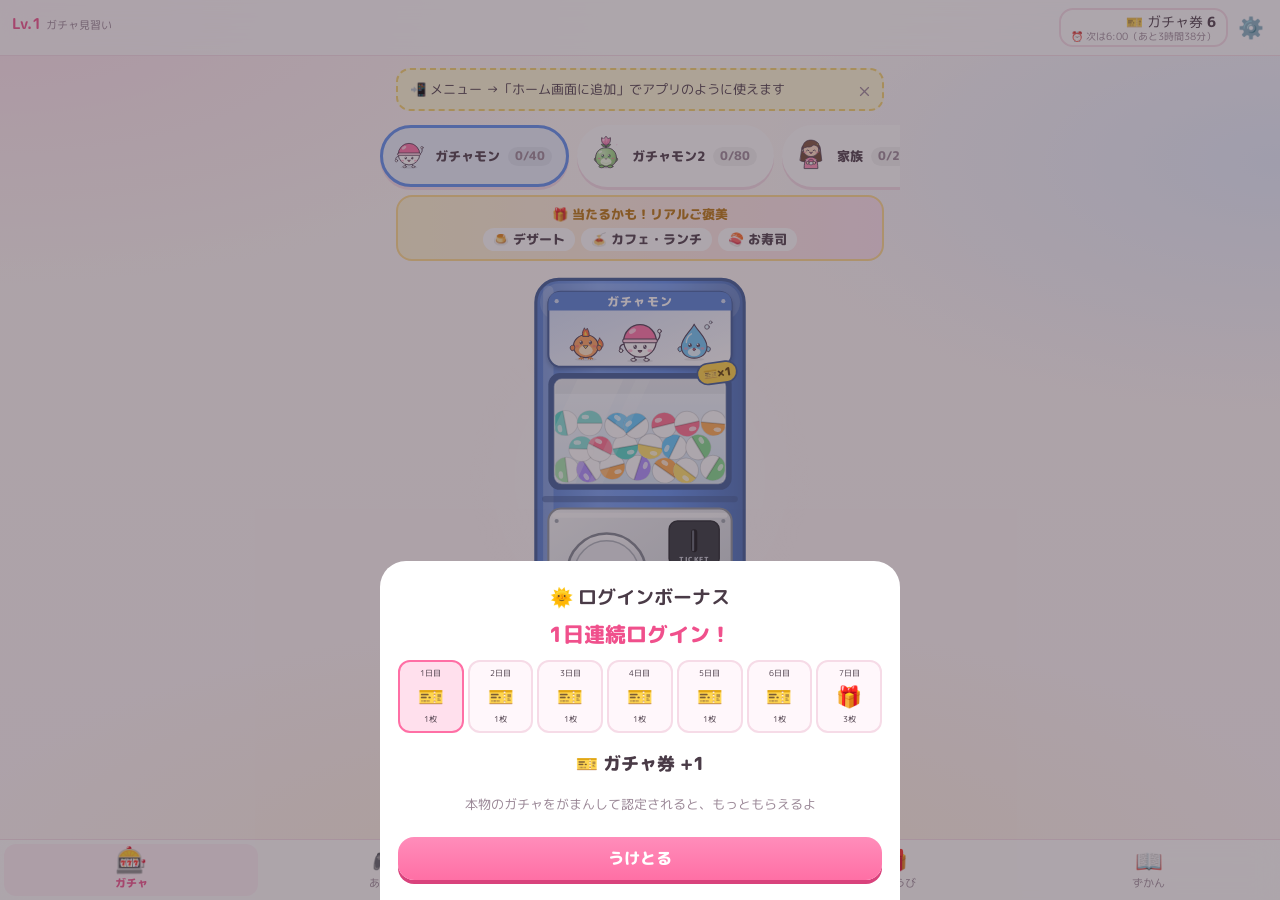
<file: index.html>
<!doctype html>
<html lang="ja">
<head>
  <meta charset="utf-8">
  <meta name="viewport" content="width=device-width, initial-scale=1, maximum-scale=1, user-scalable=no, viewport-fit=cover">
  <meta name="theme-color" content="#ff7eb0">
  <meta name="description" content="本物のガチャをがまんすると回せる、リアルご褒美が当たるおうちガチャ">
  <meta name="apple-mobile-web-app-capable" content="yes">
  <meta name="mobile-web-app-capable" content="yes">
  <meta name="apple-mobile-web-app-status-bar-style" content="default">
  <meta name="apple-mobile-web-app-title" content="ガチャモン">
  <link rel="manifest" href="manifest.webmanifest">
  <link rel="icon" href="icons/gachamon.svg" type="image/svg+xml">
  <link rel="apple-touch-icon" sizes="180x180" href="icons/gachamon-180.png">
  <link rel="preconnect" href="https://fonts.googleapis.com">
  <link rel="preconnect" href="https://fonts.gstatic.com" crossorigin>
  <link href="https://fonts.googleapis.com/css2?family=M+PLUS+Rounded+1c:wght@500;800&display=swap" rel="stylesheet">
  <link rel="stylesheet" href="css/style.css">
  <title>ガチャモン</title>
</head>
<body>
  <header class="topbar">
    <button class="lv" id="lvBtn" aria-label="レベル">
      <span class="lv-row"><b id="lvNum">Lv.1</b><span class="lv-title" id="lvTitle"></span></span>
      <span class="xpbar"><i id="xpFill"></i></span>
    </button>
    <div class="wallet">
      <button class="pill ticket-pill" id="ticketPill" title="ガチャ券">
        <span class="tp-main">🎫 ガチャ券 <b id="tickets">0</b></span>
        <small class="tp-timer" id="timerNext"></small>
      </button>
    </div>
    <button class="icon-btn" id="settingsBtn" aria-label="設定">⚙️</button>
  </header>

  <main>
    <section id="tab-gacha" class="tab active">
      <div id="installTip"></div>
      <div class="picker" id="machinePicker"></div>
      <div class="prize-strip" id="prizeStrip"></div>
      <div class="stage">
        <h2 class="machine-name" id="machineName"></h2>
        <div class="machine-wrap" id="machineWrap"></div>
        <p class="hint" id="turnHint"></p>
      </div>
      <button class="btn primary big wide pull-btn" id="btnPull"></button>
      <details class="lineup" id="lineup"></details>
    </section>

    <section id="tab-mini" class="tab"><div id="miniHub"></div><div id="miniArea"></div></section>
    <section id="tab-gaman" class="tab"></section>
    <section id="tab-prize" class="tab"></section>
    <section id="tab-zukan" class="tab"></section>
  </main>

  <nav class="tabbar">
    <button data-tab="gacha" class="active"><span>🎰</span>ガチャ</button>
    <button data-tab="mini"><span>🎮</span>あそぶ</button>
    <button data-tab="gaman"><span>💪</span>がまん<i class="dot hidden" id="gamanDot"></i></button>
    <button data-tab="prize"><span>🎁</span>ごほうび<i class="dot hidden" id="prizeDot"></i></button>
    <button data-tab="zukan"><span>📖</span>ずかん</button>
  </nav>

  <div id="toasts"></div>
  <div id="modal" class="overlay hidden"><div class="sheet" id="modalBody"></div></div>

  <div id="openOverlay" class="overlay dark hidden">
    <div class="open-stage" id="openStage">
      <div class="rays" id="rays"></div>
      <div class="big-cap" id="bigCap">
        <div class="cap-top"></div>
        <div class="cap-bottom"><span class="peek" id="peek"></span></div>
        <div class="cap-band"></div>
      </div>
      <p class="open-hint" id="openHint">タップしてあけよう！</p>
      <div class="result hidden" id="result"></div>
    </div>
  </div>
  <div id="confetti"></div>

  <script src="js/data.js"></script>
  <script src="js/art.js"></script>
  <script src="js/art2.js"></script>
  <script src="js/link.js"></script>
  <script src="js/phys.js"></script>
  <script src="js/gomoku.js"></script>
  <script src="js/mini.js"></script>
  <script src="js/app.js"></script>
</body>
</html>
</file>
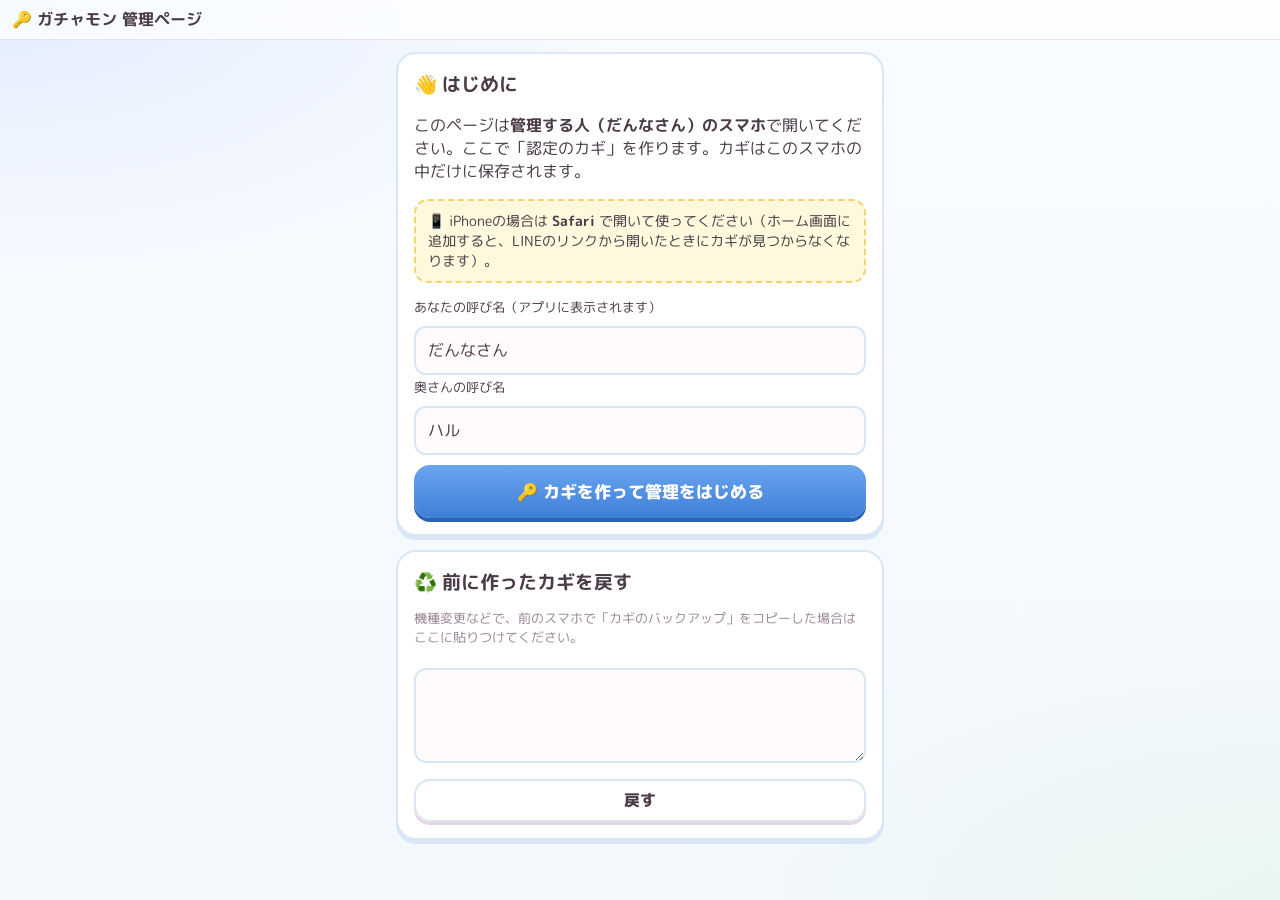
<file: admin.html>
<!doctype html>
<html lang="ja">
<head>
  <meta charset="utf-8">
  <meta name="viewport" content="width=device-width, initial-scale=1, maximum-scale=1, viewport-fit=cover">
  <meta name="theme-color" content="#3f7fd9">
  <meta name="robots" content="noindex">
  <link rel="icon" href="icons/gachamon.svg" type="image/svg+xml">
  <link rel="preconnect" href="https://fonts.googleapis.com">
  <link rel="preconnect" href="https://fonts.gstatic.com" crossorigin>
  <link href="https://fonts.googleapis.com/css2?family=M+PLUS+Rounded+1c:wght@500;800&display=swap" rel="stylesheet">
  <link rel="stylesheet" href="css/style.css">
  <style>
    :root { --pink: #3f7fd9; --pink-d: #2c64b3; --line: #d9e6f6; --bg: #f4f8fd; }
    body::before { background: radial-gradient(70% 45% at 0% 0%, #e3edff 0%, rgba(227, 237, 255, 0) 70%), radial-gradient(70% 45% at 100% 100%, #e8f6f2 0%, rgba(232, 246, 242, 0) 70%), linear-gradient(180deg, #f8fbff, #f4f8fd); }
    .topbar h1 { font-size: 1rem; margin: 0; flex: 1; }
    .btn.primary { background: linear-gradient(180deg, #6aa5ee, #3f7fd9); box-shadow: 0 4px 0 #2c64b3; }
    .btn.danger-fill { background: #fff; color: #e0405f; }
    main { padding-bottom: 40px; }
    .req-card { text-align: center; }
    .req-amt { font-size: 2.4rem; font-weight: 800; color: var(--pink-d); }
    .stepper { display: flex; align-items: center; justify-content: center; gap: 14px; margin: 10px 0; }
    .stepper button { width: 44px; height: 44px; border-radius: 50%; font-size: 1.4rem; }
    .stepper b { font-size: 1.8rem; min-width: 70px; }
    .stats { display: grid; grid-template-columns: 1fr 1fr; gap: 8px; }
    .stats div { background: #f4f8fd; border-radius: 14px; padding: 10px; display: flex; flex-direction: column; }
    .stats small { color: var(--muted); }
    .stats b { font-size: 1.2rem; }
    .log { list-style: none; padding: 0; margin: 0; font-size: .88rem; }
    .log li { display: flex; justify-content: space-between; gap: 8px; padding: 8px 0; border-bottom: 1px dashed var(--line); }
    .warn { background: #fff8dc; border: 2px dashed #f5d36b; border-radius: 14px; padding: 10px 12px; font-size: .85rem; margin-bottom: 12px; }
  </style>
  <title>ガチャモン 管理</title>
</head>
<body>
  <header class="topbar">
    <h1>🔑 ガチャモン 管理ページ</h1>
  </header>
  <main id="main"></main>
  <div id="toasts"></div>
  <div id="modal" class="overlay hidden"><div class="sheet" id="modalBody"></div></div>
  <script src="js/data.js"></script>
  <script src="js/art.js"></script>
  <script src="js/art2.js"></script>
  <script src="js/link.js"></script>
  <script src="js/admin.js"></script>
</body>
</html>
</file>
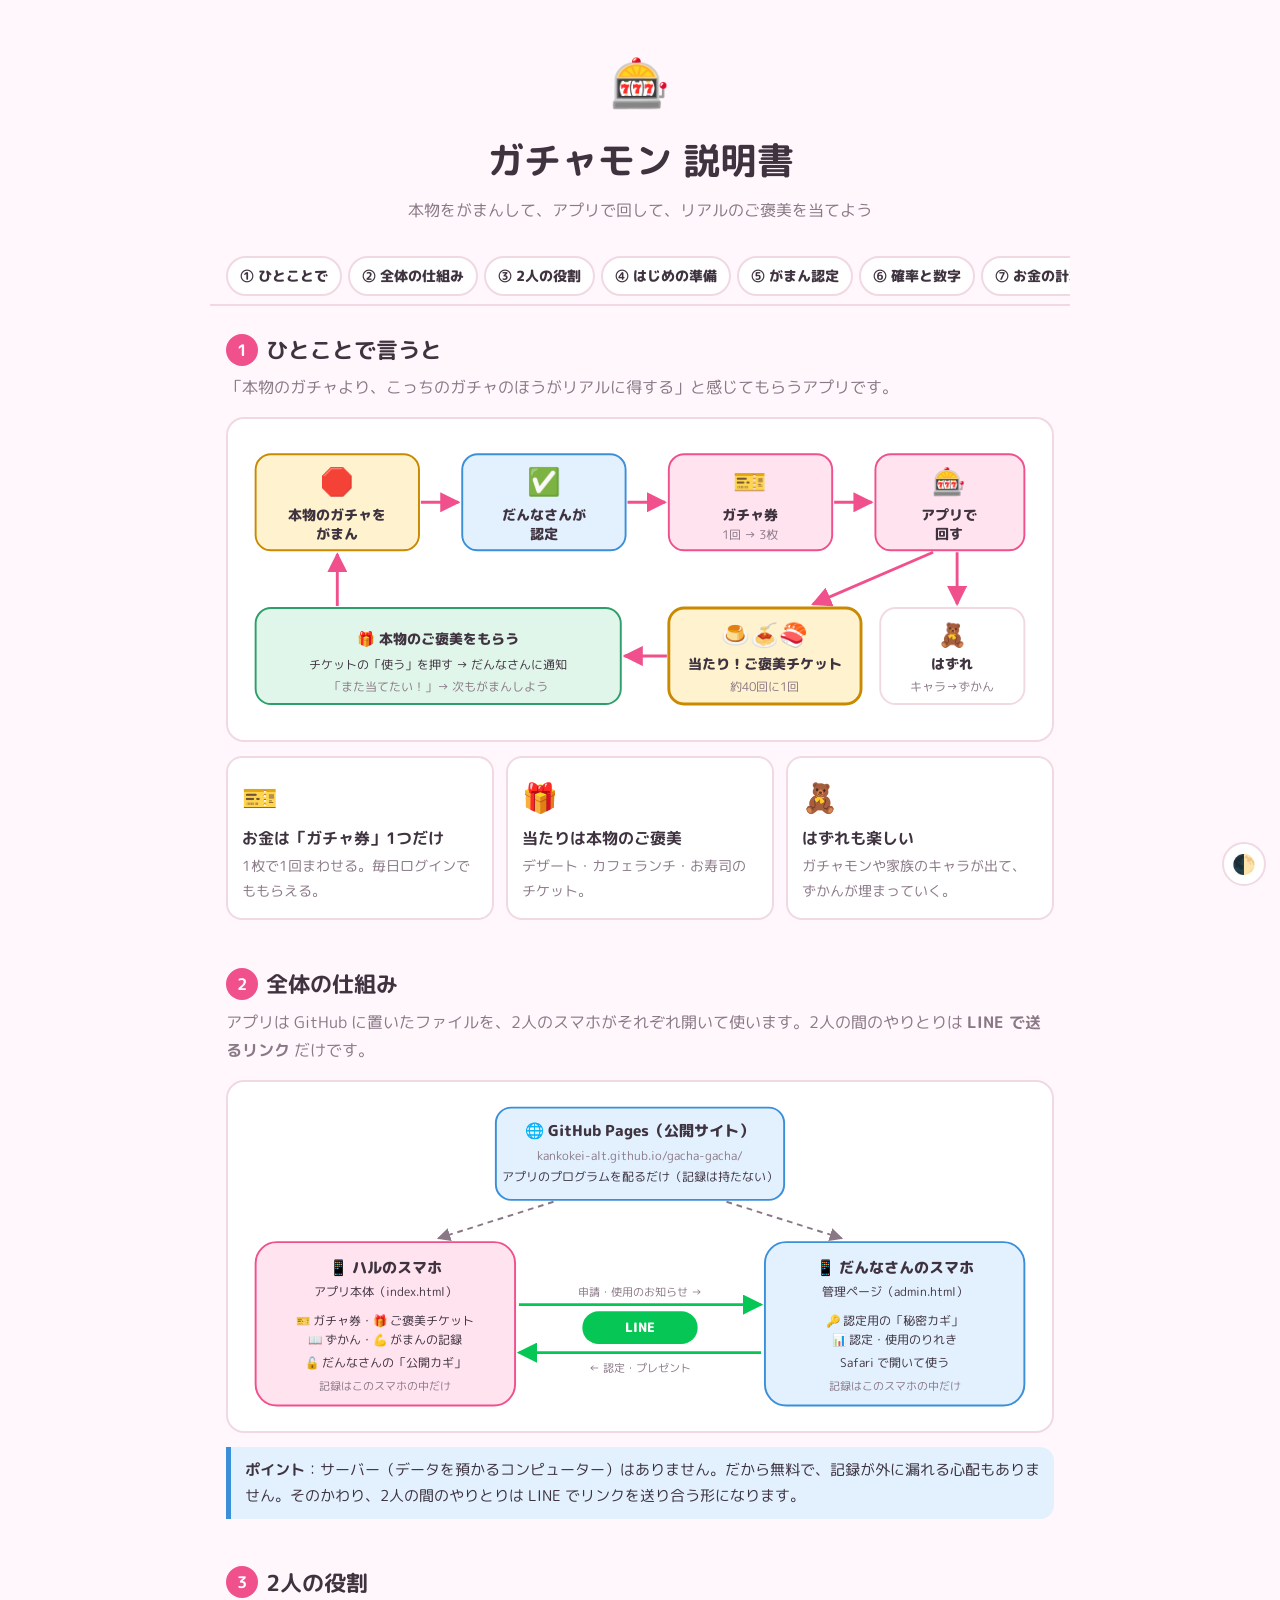
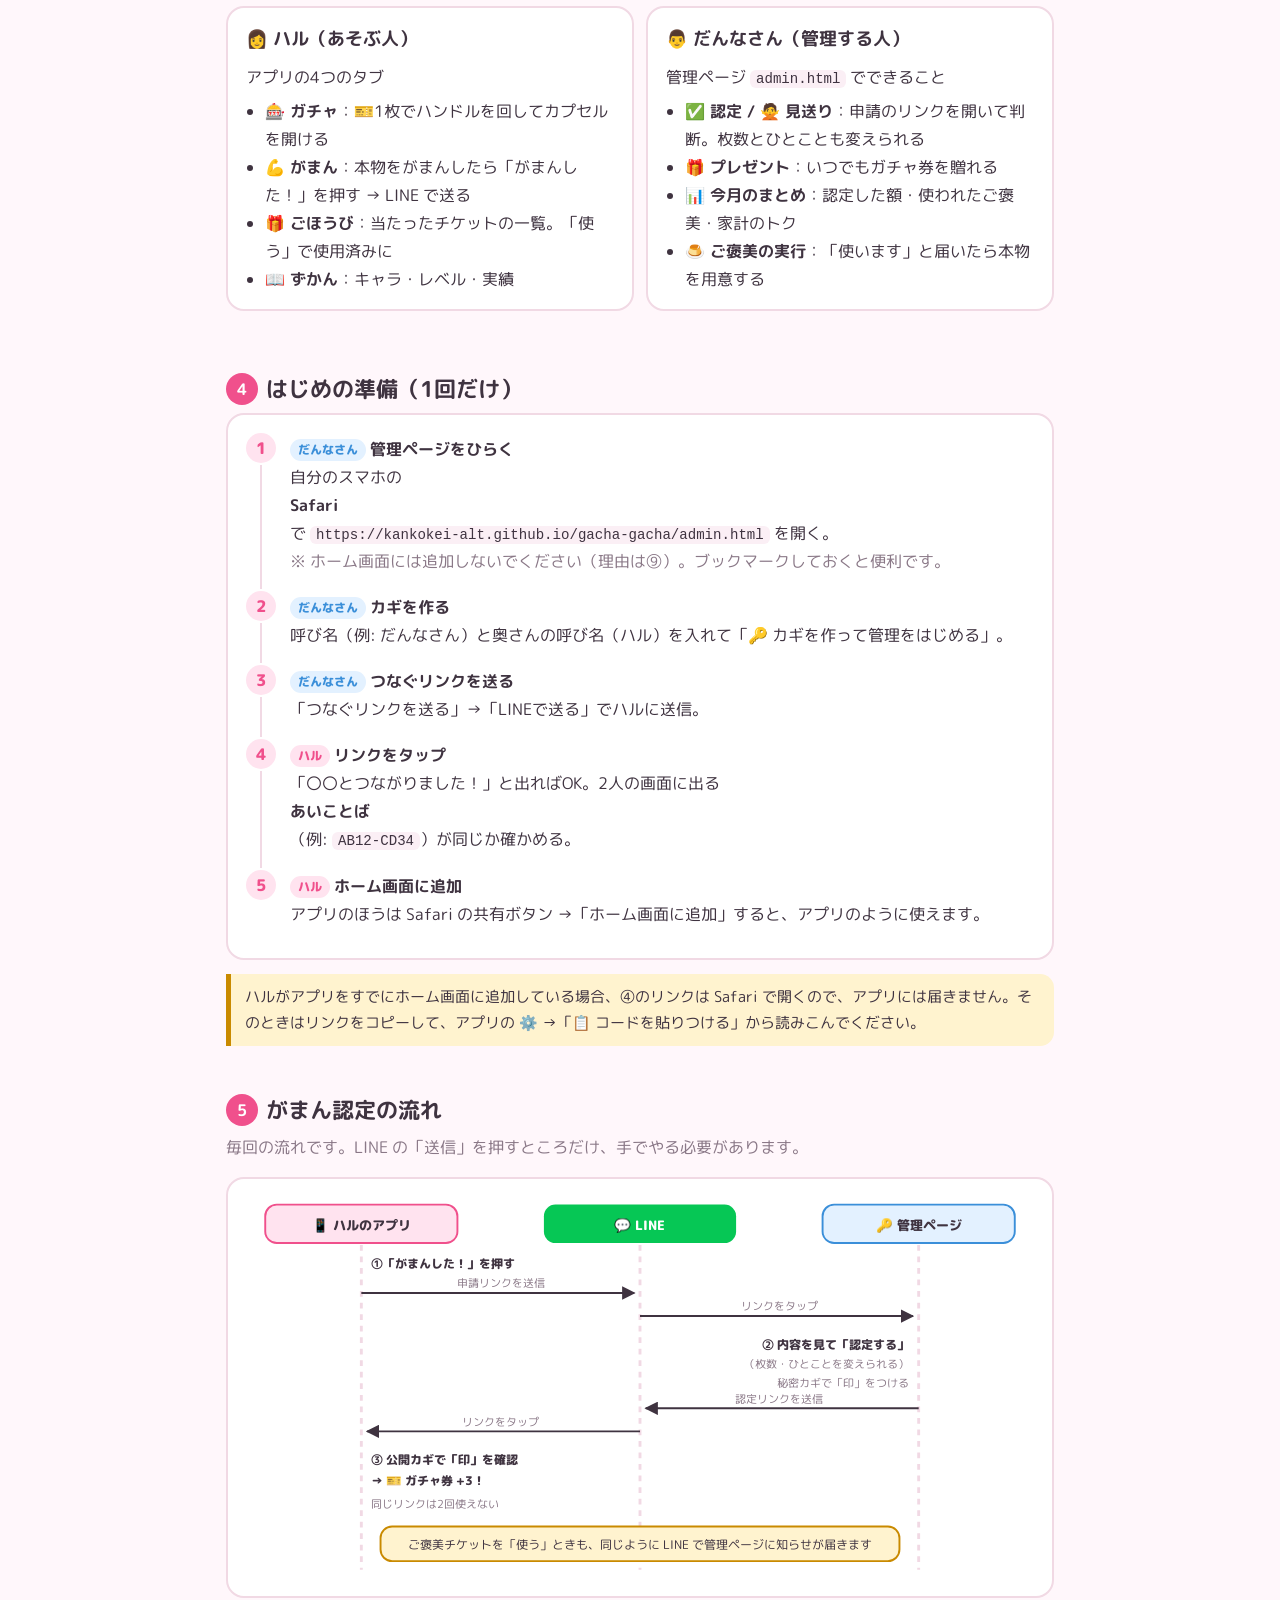
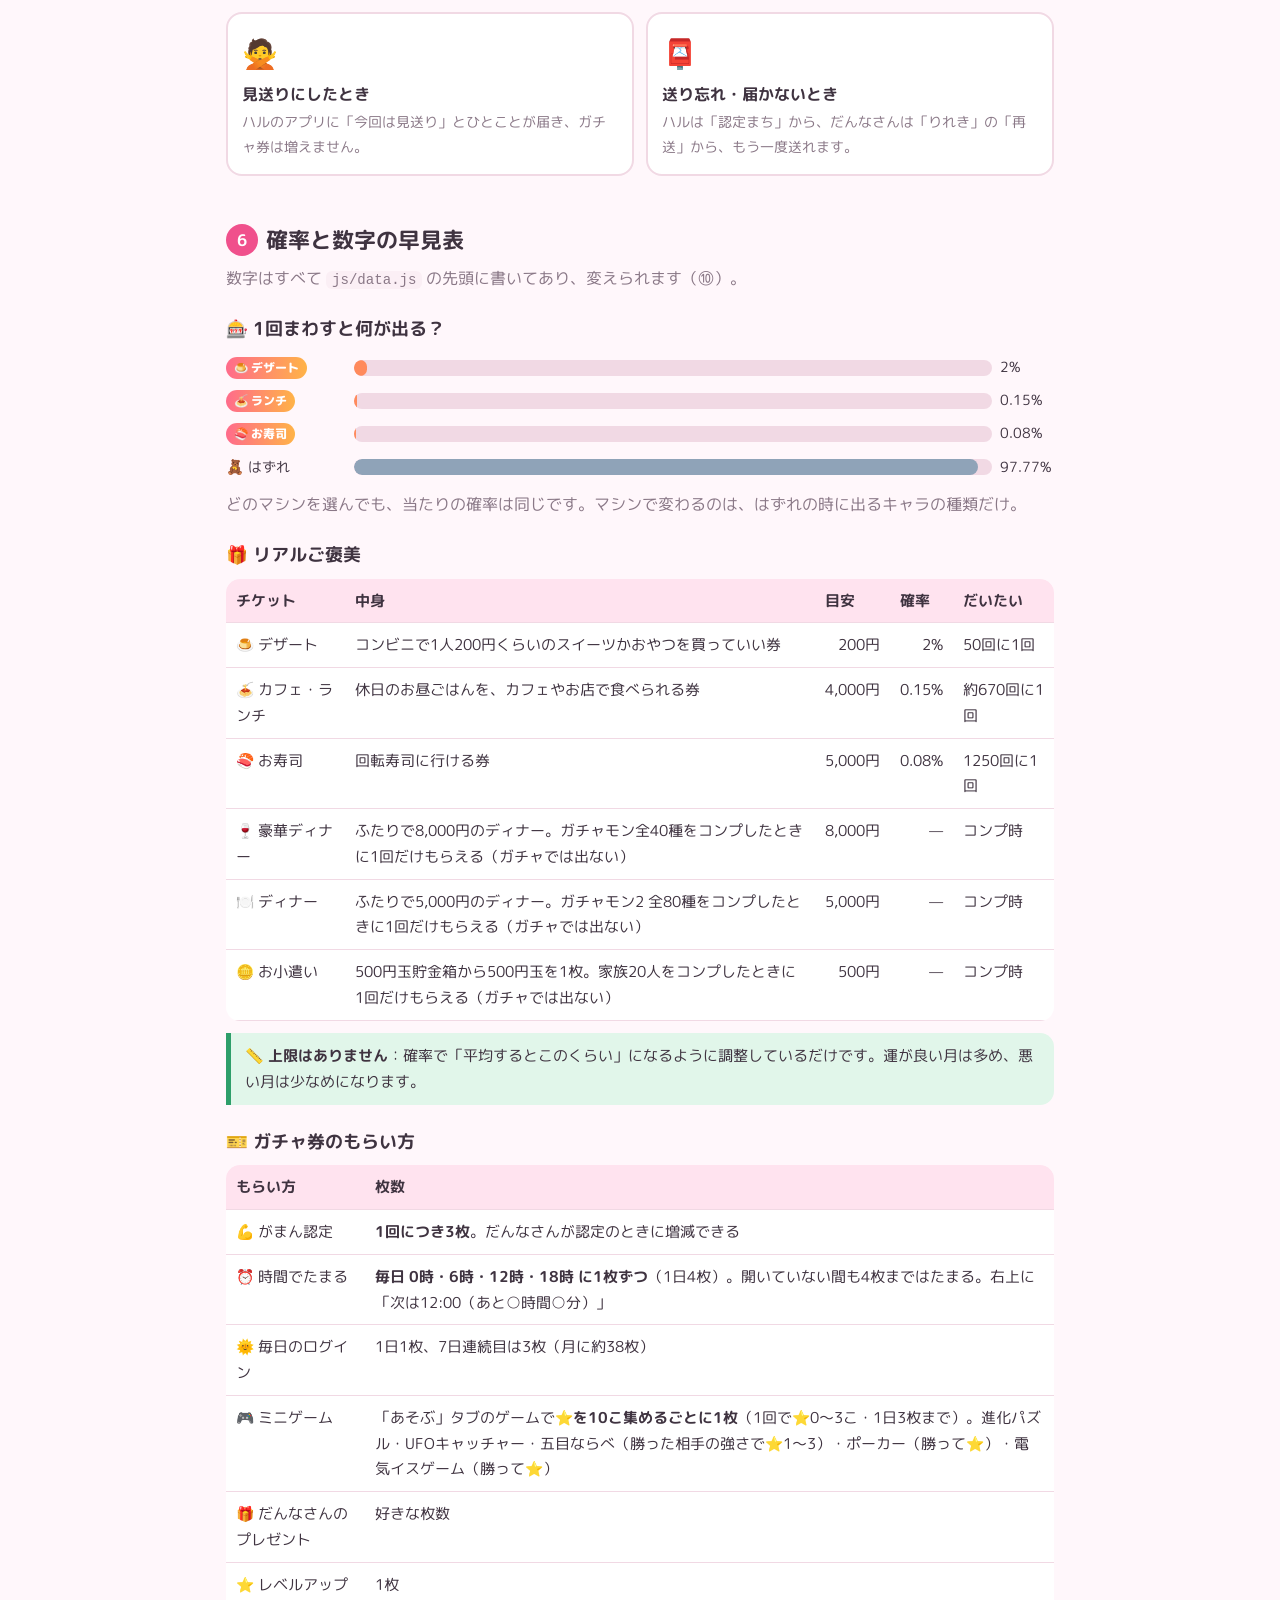
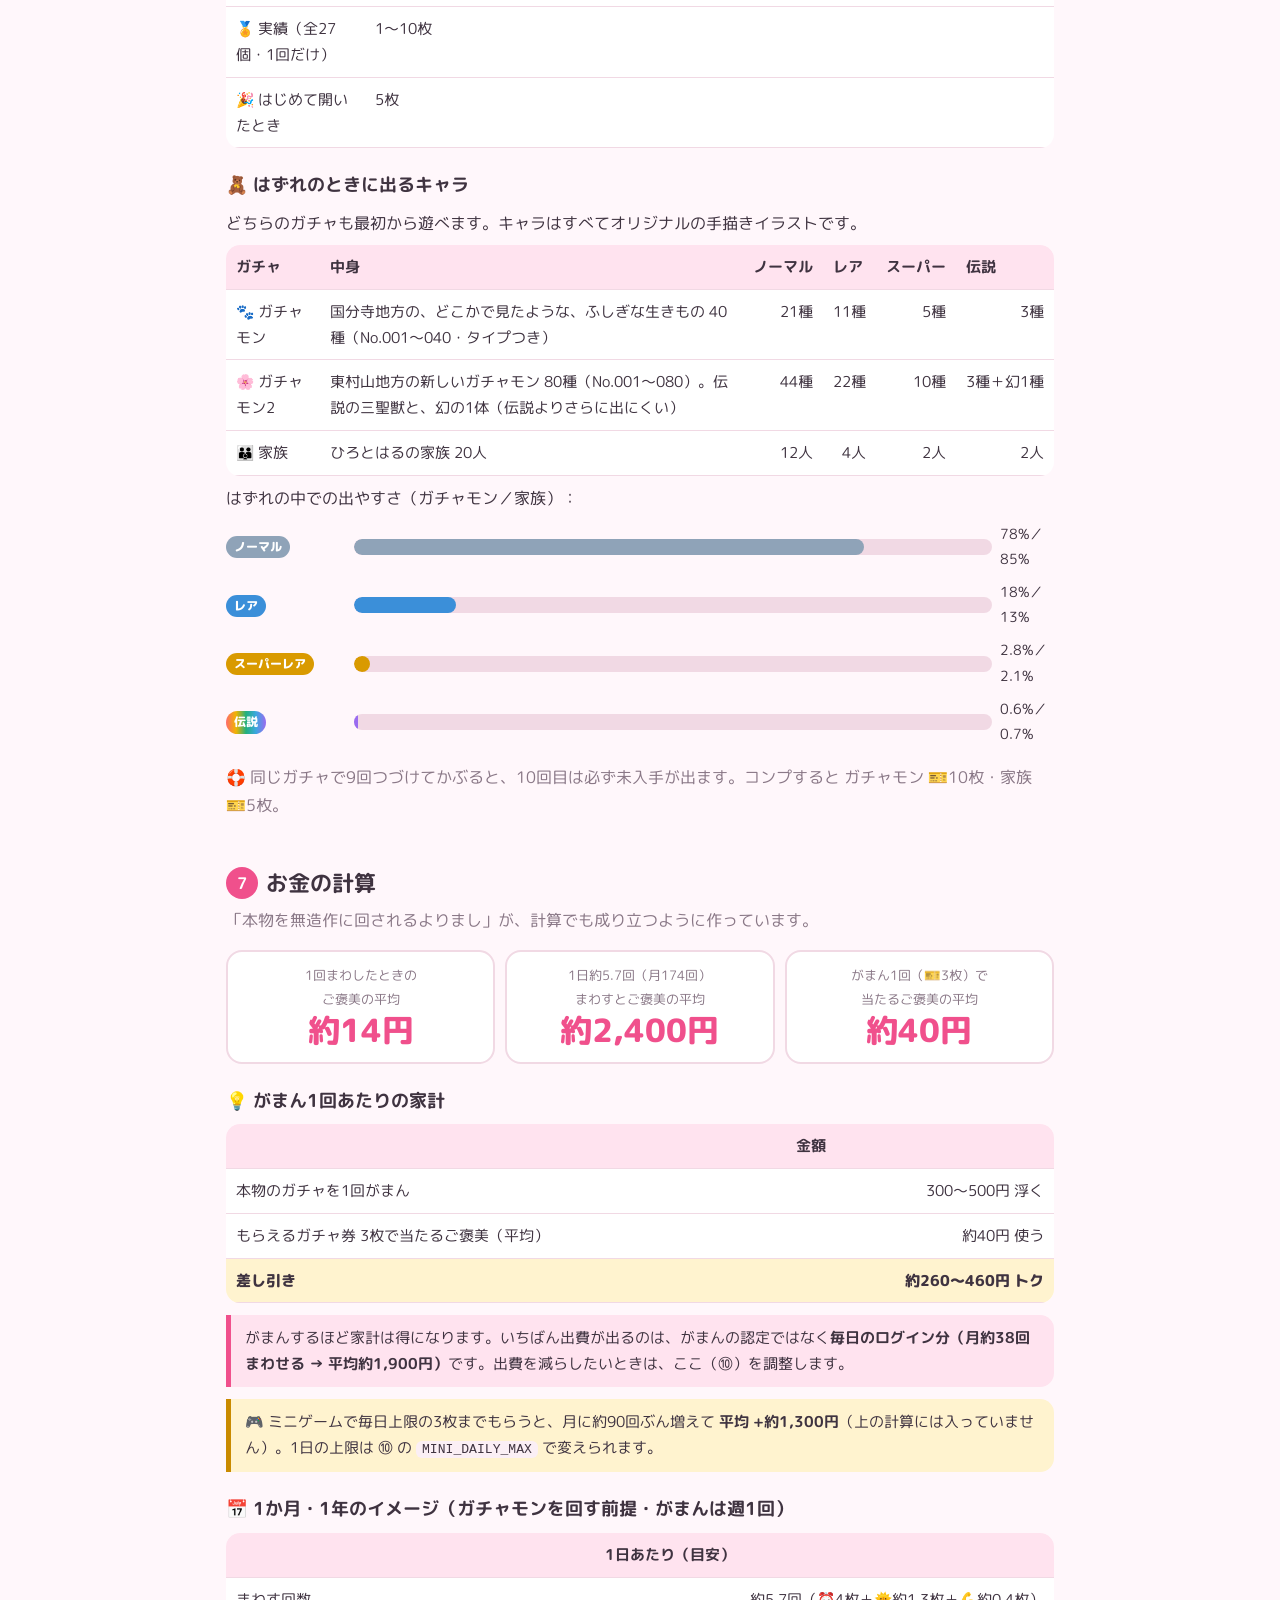
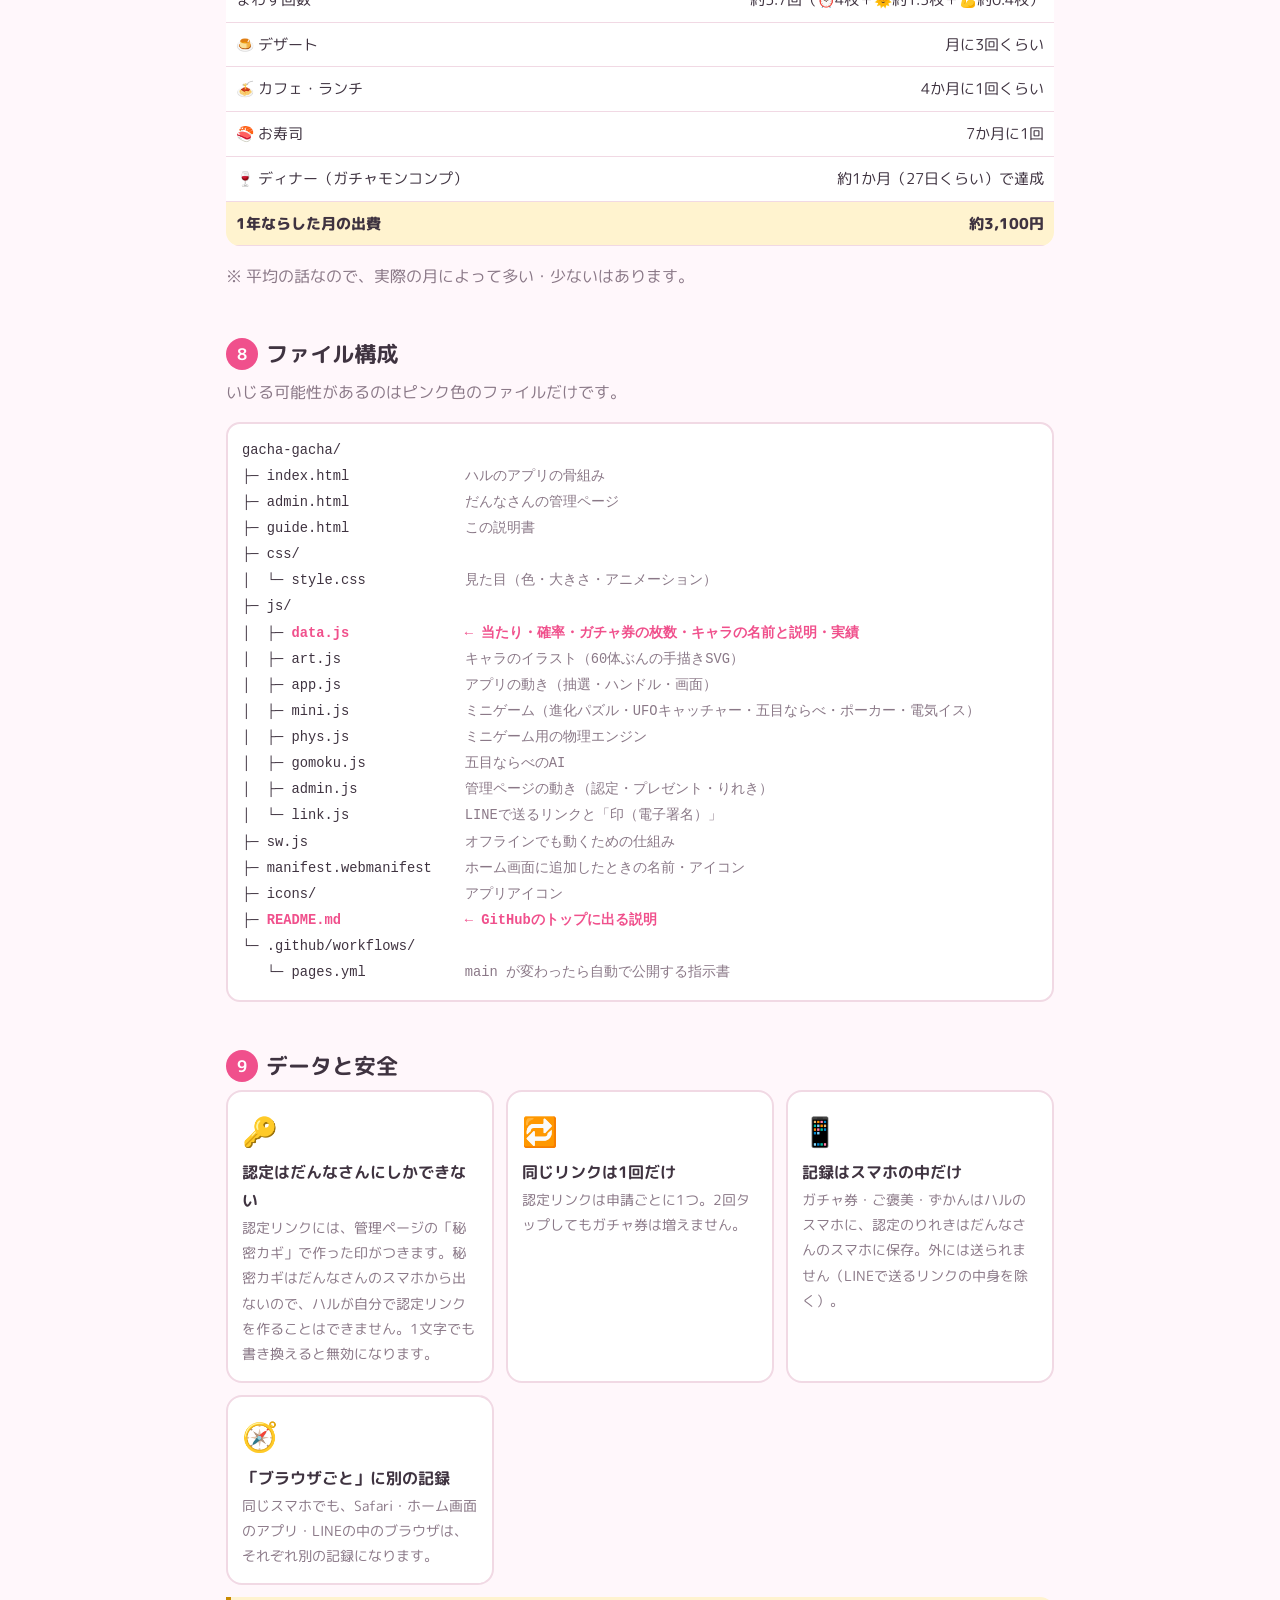
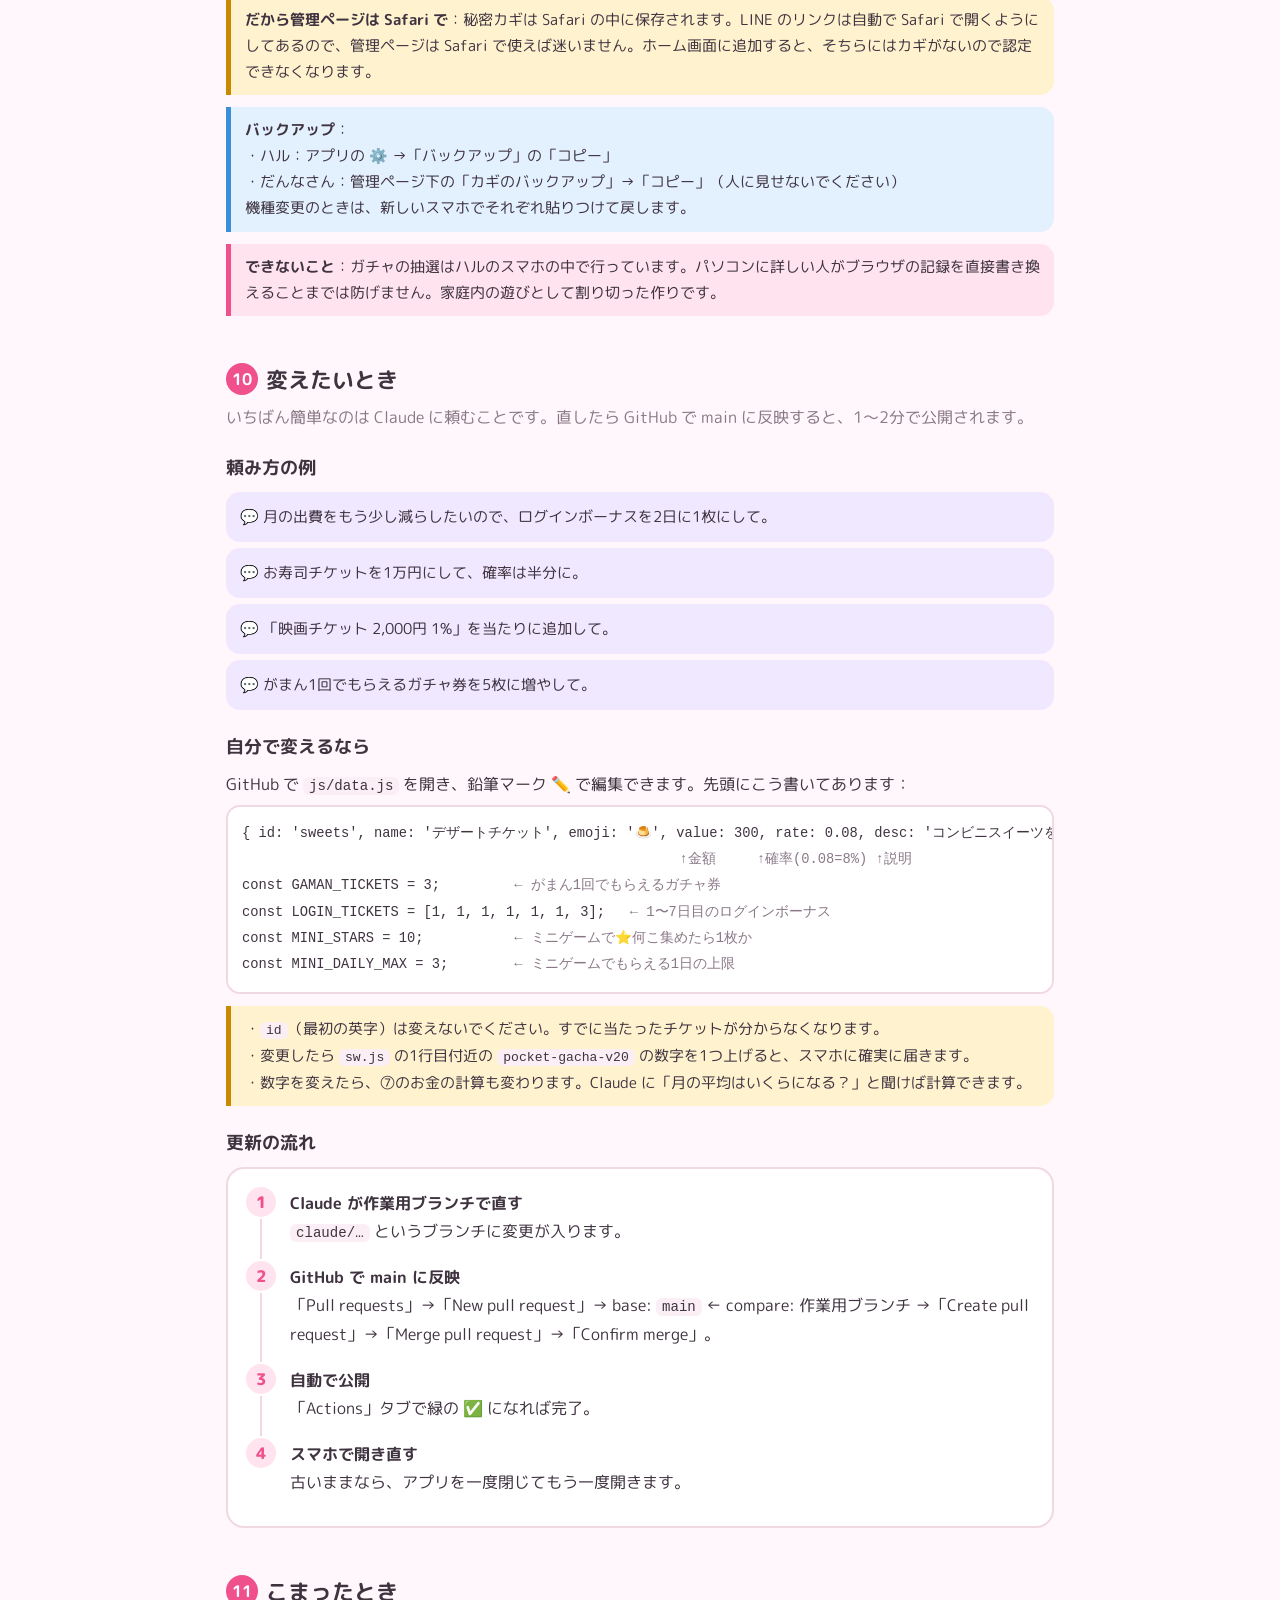
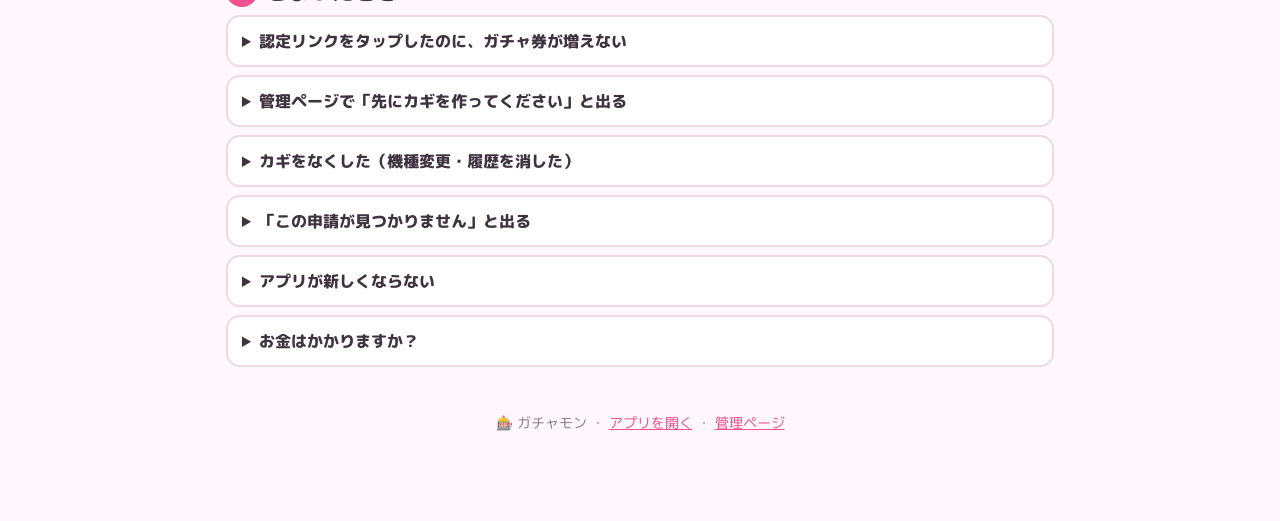
<file: guide.html>
<!doctype html>
<html lang="ja">
<head>
<meta charset="utf-8">
<meta name="viewport" content="width=device-width, initial-scale=1">
<title>ガチャモン説明書</title>
<meta name="description" content="ガチャモンの仕組み・2人の役割・がまん認定の流れ・当たりの確率とお金・ファイル構成・更新のしかたをまとめた説明書">
<link rel="preconnect" href="https://fonts.googleapis.com">
<link rel="preconnect" href="https://fonts.gstatic.com" crossorigin>
<link href="https://fonts.googleapis.com/css2?family=M+PLUS+Rounded+1c:wght@500;800&display=swap" rel="stylesheet">
<style>
:root {
  --bg: #fff7fb; --card: #ffffff; --ink: #3f3340; --muted: #8a7887; --line: #f1d9e4;
  --pink: #f0508c; --pink-soft: #ffe3ef; --blue: #3b8fd9; --blue-soft: #e3f1ff;
  --green: #2e9e6a; --green-soft: #e1f6ea; --gold: #c98a00; --gold-soft: #fff3cf;
  --purple: #8a5bd6; --purple-soft: #f0e8ff; --code: #fbeff5; --line-green: #06c755;
}
@media (prefers-color-scheme: dark) {
  :root:not([data-theme="light"]) {
    --bg: #1d1820; --card: #29222c; --ink: #f2e9f0; --muted: #b3a2b0; --line: #43364a;
    --pink: #ff86b4; --pink-soft: #46283a; --blue: #7ab8f5; --blue-soft: #233447;
    --green: #6fd3a2; --green-soft: #213a2f; --gold: #f0c35a; --gold-soft: #3e3420;
    --purple: #bb9bf5; --purple-soft: #352a4a; --code: #3a2c38;
  }
}
:root[data-theme="dark"] {
  --bg: #1d1820; --card: #29222c; --ink: #f2e9f0; --muted: #b3a2b0; --line: #43364a;
  --pink: #ff86b4; --pink-soft: #46283a; --blue: #7ab8f5; --blue-soft: #233447;
  --green: #6fd3a2; --green-soft: #213a2f; --gold: #f0c35a; --gold-soft: #3e3420;
  --purple: #bb9bf5; --purple-soft: #352a4a; --code: #3a2c38;
}
* { box-sizing: border-box; }
html { scroll-behavior: smooth; scroll-padding-top: 64px; }
body {
  margin: 0; background: var(--bg); color: var(--ink);
  font-family: 'M PLUS Rounded 1c', 'Hiragino Maru Gothic ProN', 'Hiragino Sans', 'Noto Sans JP', sans-serif;
  line-height: 1.75; font-size: 16px;
}
a { color: var(--pink); }
code { background: var(--code); padding: 1px 6px; border-radius: 6px; font-size: .88em; word-break: break-all; }
.wrap { max-width: 860px; margin: 0 auto; padding: 0 16px 80px; }
header.hero { text-align: center; padding: 40px 16px 24px; }
header.hero .logo { font-size: 3rem; }
header.hero h1 { margin: 4px 0; font-size: clamp(1.6rem, 5vw, 2.3rem); }
header.hero p { color: var(--muted); margin: 0; }
nav.toc {
  position: sticky; top: 0; z-index: 5; background: var(--bg);
  border-bottom: 2px solid var(--line); margin: 0 -16px 24px; padding: 8px 16px;
  display: flex; gap: 6px; overflow-x: auto; scrollbar-width: none;
}
nav.toc::-webkit-scrollbar { display: none; }
nav.toc a {
  flex: 0 0 auto; text-decoration: none; color: var(--ink); font-size: .85rem; font-weight: 800;
  padding: 6px 12px; border-radius: 999px; background: var(--card); border: 2px solid var(--line);
}
section { margin-bottom: 44px; }
h2 { font-size: 1.4rem; margin: 0 0 4px; display: flex; align-items: center; gap: 8px; }
h2 .num { display: inline-grid; place-items: center; width: 32px; height: 32px; border-radius: 50%; background: var(--pink); color: #fff; font-size: 1rem; flex-shrink: 0; }
.lead { color: var(--muted); margin: 0 0 16px; }
h3 { margin: 22px 0 8px; font-size: 1.1rem; }
.card { background: var(--card); border: 2px solid var(--line); border-radius: 18px; padding: 16px 18px; margin-bottom: 14px; }
.grid2 { display: grid; grid-template-columns: repeat(auto-fit, minmax(250px, 1fr)); gap: 12px; }
.grid3 { display: grid; grid-template-columns: repeat(auto-fit, minmax(200px, 1fr)); gap: 12px; }
.mini { background: var(--card); border: 2px solid var(--line); border-radius: 16px; padding: 14px; }
.mini .ic { font-size: 1.8rem; }
.mini b { display: block; margin: 2px 0; }
.mini p { margin: 0; font-size: .9rem; color: var(--muted); }
.note { border-left: 5px solid var(--gold); background: var(--gold-soft); border-radius: 0 14px 14px 0; padding: 10px 14px; margin: 12px 0; font-size: .93rem; }
.note.blue { border-color: var(--blue); background: var(--blue-soft); }
.note.green { border-color: var(--green); background: var(--green-soft); }
.note.pink { border-color: var(--pink); background: var(--pink-soft); }
.dg { overflow-x: auto; }
svg.diagram { width: 100%; min-width: 600px; height: auto; display: block; }
svg text { font-family: inherit; fill: var(--ink); }
svg .mu { fill: var(--muted); }
.swipe { display: none; font-size: .8rem; color: var(--muted); margin: 0 0 6px; }
@media (max-width: 640px) { .swipe { display: block; } }
.tw { overflow-x: auto; margin: 8px 0; }
table { border-collapse: collapse; width: 100%; font-size: .92rem; background: var(--card); border-radius: 14px; overflow: hidden; }
th, td { padding: 9px 10px; border-bottom: 1px solid var(--line); text-align: left; vertical-align: top; }
th { background: var(--pink-soft); white-space: nowrap; }
td.n { text-align: right; font-variant-numeric: tabular-nums; white-space: nowrap; }
tr.total td { font-weight: 800; background: var(--gold-soft); }
.tag { display: inline-block; font-size: .72rem; font-weight: 800; padding: 1px 8px; border-radius: 999px; color: #fff; white-space: nowrap; }
.t-N { background: #8fa3b8; } .t-R { background: #3b8fd9; } .t-SR { background: #d99a00; }
.t-SE { background: linear-gradient(90deg, #ff6b6b, #f0b400, #22b07d, #3ba7e0, #9a6bf0); }
.t-P { background: linear-gradient(90deg, #ff6b8b, #ffb347); }
.bars { display: grid; gap: 8px; margin: 10px 0; }
.bar-row { display: grid; grid-template-columns: 120px 1fr 54px; align-items: center; gap: 8px; font-size: .9rem; }
.bar-row .track { height: 16px; background: var(--line); border-radius: 8px; overflow: hidden; }
.bar-row .fill { height: 100%; border-radius: 8px; }
.steps { counter-reset: s; list-style: none; padding: 0; margin: 0; }
.steps li { counter-increment: s; position: relative; padding: 4px 0 14px 44px; }
.steps li::before {
  content: counter(s); position: absolute; left: 0; top: 2px; width: 30px; height: 30px; border-radius: 50%;
  background: var(--pink-soft); color: var(--pink); font-weight: 800; display: grid; place-items: center;
}
.steps li::after { content: ''; position: absolute; left: 14px; top: 34px; bottom: 0; width: 2px; background: var(--line); }
.steps li:last-child::after { display: none; }
.steps b { display: block; }
.who { display: inline-block; font-size: .72rem; font-weight: 800; padding: 1px 8px; border-radius: 999px; margin-right: 4px; vertical-align: 1px; }
.who.h { background: var(--pink-soft); color: var(--pink); }
.who.a { background: var(--blue-soft); color: var(--blue); }
.tree { font-family: ui-monospace, SFMono-Regular, Menlo, monospace; font-size: .86rem; background: var(--card); border: 2px solid var(--line); border-radius: 14px; padding: 14px; overflow-x: auto; line-height: 1.9; white-space: pre; }
.tree .c { color: var(--muted); }
.tree .hl { color: var(--pink); font-weight: 700; }
details { background: var(--card); border: 2px solid var(--line); border-radius: 14px; padding: 10px 14px; margin-bottom: 8px; }
details summary { font-weight: 800; cursor: pointer; }
details p { margin: 8px 0 2px; }
.ask { background: var(--purple-soft); border-radius: 14px; padding: 12px 14px; margin: 6px 0; font-size: .93rem; }
.ask::before { content: '💬 '; }
.big-num { font-size: 2rem; font-weight: 800; color: var(--pink); line-height: 1.2; }
.calc { display: grid; grid-template-columns: repeat(auto-fit, minmax(150px, 1fr)); gap: 10px; text-align: center; }
.calc > div { background: var(--card); border: 2px solid var(--line); border-radius: 16px; padding: 12px 8px; }
.calc small { display: block; color: var(--muted); }
.calc .plus { color: var(--green); }
footer { text-align: center; color: var(--muted); font-size: .85rem; }
.theme-btn { position: fixed; right: 14px; bottom: 14px; border: 2px solid var(--line); background: var(--card); color: var(--ink); border-radius: 999px; width: 44px; height: 44px; font-size: 1.2rem; cursor: pointer; }
@media (max-width: 520px) {
  .bar-row { grid-template-columns: 100px 1fr 48px; font-size: .82rem; }
  table { font-size: .84rem; }
  th, td { padding: 8px 6px; }
}
</style>
</head>
<body>
<div class="wrap">
  <header class="hero">
    <div class="logo">🎰</div>
    <h1>ガチャモン 説明書</h1>
    <p>本物をがまんして、アプリで回して、リアルのご褒美を当てよう</p>
  </header>

  <nav class="toc">
    <a href="#s1">① ひとことで</a>
    <a href="#s2">② 全体の仕組み</a>
    <a href="#s3">③ 2人の役割</a>
    <a href="#s4">④ はじめの準備</a>
    <a href="#s5">⑤ がまん認定</a>
    <a href="#s6">⑥ 確率と数字</a>
    <a href="#s7">⑦ お金の計算</a>
    <a href="#s8">⑧ ファイル構成</a>
    <a href="#s9">⑨ データと安全</a>
    <a href="#s10">⑩ 変えたいとき</a>
    <a href="#s11">⑪ こまったとき</a>
  </nav>

  <!-- ① -->
  <section id="s1">
    <h2><span class="num">1</span>ひとことで言うと</h2>
    <p class="lead">「本物のガチャより、こっちのガチャのほうがリアルに得する」と感じてもらうアプリです。</p>
    <div class="dg card">
      <p class="swipe">👉 図は横にスクロールできます</p>
      <svg class="diagram" viewBox="0 0 820 300" role="img" aria-label="がまん、認定、ガチャ券、ガチャ、当たりとはずれのループ">
        <defs>
          <marker id="a1" viewBox="0 0 10 10" refX="9" refY="5" markerWidth="7" markerHeight="7" orient="auto"><path d="M0 0L10 5L0 10z" fill="var(--pink)"/></marker>
        </defs>
        <rect x="10" y="20" width="170" height="100" rx="16" fill="var(--gold-soft)" stroke="var(--gold)" stroke-width="2"/>
        <text x="95" y="58" text-anchor="middle" font-size="28">🛑</text>
        <text x="95" y="88" text-anchor="middle" font-size="15" font-weight="800">本物のガチャを</text>
        <text x="95" y="108" text-anchor="middle" font-size="15" font-weight="800">がまん</text>

        <rect x="225" y="20" width="170" height="100" rx="16" fill="var(--blue-soft)" stroke="var(--blue)" stroke-width="2"/>
        <text x="310" y="58" text-anchor="middle" font-size="28">✅</text>
        <text x="310" y="88" text-anchor="middle" font-size="15" font-weight="800">だんなさんが</text>
        <text x="310" y="108" text-anchor="middle" font-size="15" font-weight="800">認定</text>

        <rect x="440" y="20" width="170" height="100" rx="16" fill="var(--pink-soft)" stroke="var(--pink)" stroke-width="2"/>
        <text x="525" y="58" text-anchor="middle" font-size="28">🎫</text>
        <text x="525" y="88" text-anchor="middle" font-size="15" font-weight="800">ガチャ券</text>
        <text x="525" y="108" text-anchor="middle" font-size="12" class="mu">1回 → 3枚</text>

        <rect x="655" y="20" width="155" height="100" rx="16" fill="var(--pink-soft)" stroke="var(--pink)" stroke-width="2"/>
        <text x="732" y="58" text-anchor="middle" font-size="28">🎰</text>
        <text x="732" y="88" text-anchor="middle" font-size="15" font-weight="800">アプリで</text>
        <text x="732" y="108" text-anchor="middle" font-size="15" font-weight="800">回す</text>

        <rect x="440" y="180" width="200" height="100" rx="16" fill="var(--gold-soft)" stroke="var(--gold)" stroke-width="3"/>
        <text x="540" y="216" text-anchor="middle" font-size="24">🍮🍝🍣</text>
        <text x="540" y="244" text-anchor="middle" font-size="15" font-weight="800">当たり！ご褒美チケット</text>
        <text x="540" y="266" text-anchor="middle" font-size="12" class="mu">約40回に1回</text>

        <rect x="660" y="180" width="150" height="100" rx="16" fill="var(--card)" stroke="var(--line)" stroke-width="2"/>
        <text x="735" y="216" text-anchor="middle" font-size="24">🧸</text>
        <text x="735" y="244" text-anchor="middle" font-size="15" font-weight="800">はずれ</text>
        <text x="735" y="266" text-anchor="middle" font-size="12" class="mu">キャラ→ずかん</text>

        <rect x="10" y="180" width="380" height="100" rx="16" fill="var(--green-soft)" stroke="var(--green)" stroke-width="2"/>
        <text x="200" y="218" text-anchor="middle" font-size="15" font-weight="800">🎁 本物のご褒美をもらう</text>
        <text x="200" y="244" text-anchor="middle" font-size="13">チケットの「使う」を押す → だんなさんに通知</text>
        <text x="200" y="266" text-anchor="middle" font-size="12" class="mu">「また当てたい！」→ 次もがまんしよう</text>

        <line x1="182" y1="70" x2="221" y2="70" stroke="var(--pink)" stroke-width="3" marker-end="url(#a1)"/>
        <line x1="397" y1="70" x2="436" y2="70" stroke="var(--pink)" stroke-width="3" marker-end="url(#a1)"/>
        <line x1="612" y1="70" x2="651" y2="70" stroke="var(--pink)" stroke-width="3" marker-end="url(#a1)"/>
        <line x1="715" y1="122" x2="590" y2="176" stroke="var(--pink)" stroke-width="3" marker-end="url(#a1)"/>
        <line x1="740" y1="122" x2="740" y2="176" stroke="var(--pink)" stroke-width="3" marker-end="url(#a1)"/>
        <line x1="438" y1="230" x2="394" y2="230" stroke="var(--pink)" stroke-width="3" marker-end="url(#a1)"/>
        <path d="M95 178 L95 124" stroke="var(--pink)" stroke-width="3" marker-end="url(#a1)" fill="none"/>
      </svg>
    </div>
    <div class="grid3">
      <div class="mini"><div class="ic">🎫</div><b>お金は「ガチャ券」1つだけ</b><p>1枚で1回まわせる。毎日ログインでももらえる。</p></div>
      <div class="mini"><div class="ic">🎁</div><b>当たりは本物のご褒美</b><p>デザート・カフェランチ・お寿司のチケット。</p></div>
      <div class="mini"><div class="ic">🧸</div><b>はずれも楽しい</b><p>ガチャモンや家族のキャラが出て、ずかんが埋まっていく。</p></div>
    </div>
  </section>

  <!-- ② -->
  <section id="s2">
    <h2><span class="num">2</span>全体の仕組み</h2>
    <p class="lead">アプリは GitHub に置いたファイルを、2人のスマホがそれぞれ開いて使います。2人の間のやりとりは <b>LINE で送るリンク</b> だけです。</p>
    <div class="dg card">
      <p class="swipe">👉 図は横にスクロールできます</p>
      <svg class="diagram" viewBox="0 0 820 330" role="img" aria-label="GitHub Pagesからハルのスマホとだんなさんのスマホにアプリが届き、2台の間はLINEでやりとりする図">
        <defs>
          <marker id="a2" viewBox="0 0 10 10" refX="9" refY="5" markerWidth="7" markerHeight="7" orient="auto"><path d="M0 0L10 5L0 10z" fill="var(--muted)"/></marker>
          <marker id="a3" viewBox="0 0 10 10" refX="9" refY="5" markerWidth="7" markerHeight="7" orient="auto"><path d="M0 0L10 5L0 10z" fill="var(--line-green)"/></marker>
        </defs>
        <rect x="260" y="10" width="300" height="96" rx="16" fill="var(--blue-soft)" stroke="var(--blue)" stroke-width="2"/>
        <text x="410" y="40" text-anchor="middle" font-size="16" font-weight="800">🌐 GitHub Pages（公開サイト）</text>
        <text x="410" y="64" text-anchor="middle" font-size="12" class="mu">kankokei-alt.github.io/gacha-gacha/</text>
        <text x="410" y="86" text-anchor="middle" font-size="12">アプリのプログラムを配るだけ（記録は持たない）</text>

        <rect x="10" y="150" width="270" height="170" rx="22" fill="var(--pink-soft)" stroke="var(--pink)" stroke-width="2"/>
        <text x="145" y="182" text-anchor="middle" font-size="16" font-weight="800">📱 ハルのスマホ</text>
        <text x="145" y="206" text-anchor="middle" font-size="13">アプリ本体（index.html）</text>
        <text x="145" y="236" text-anchor="middle" font-size="12">🎫 ガチャ券・🎁 ご褒美チケット</text>
        <text x="145" y="256" text-anchor="middle" font-size="12">📖 ずかん・💪 がまんの記録</text>
        <text x="145" y="280" text-anchor="middle" font-size="12">🔓 だんなさんの「公開カギ」</text>
        <text x="145" y="304" text-anchor="middle" font-size="11" class="mu">記録はこのスマホの中だけ</text>

        <rect x="540" y="150" width="270" height="170" rx="22" fill="var(--blue-soft)" stroke="var(--blue)" stroke-width="2"/>
        <text x="675" y="182" text-anchor="middle" font-size="16" font-weight="800">📱 だんなさんのスマホ</text>
        <text x="675" y="206" text-anchor="middle" font-size="13">管理ページ（admin.html）</text>
        <text x="675" y="236" text-anchor="middle" font-size="12">🔑 認定用の「秘密カギ」</text>
        <text x="675" y="256" text-anchor="middle" font-size="12">📊 認定・使用のりれき</text>
        <text x="675" y="280" text-anchor="middle" font-size="12">Safari で開いて使う</text>
        <text x="675" y="304" text-anchor="middle" font-size="11" class="mu">記録はこのスマホの中だけ</text>

        <line x1="320" y1="108" x2="200" y2="146" stroke="var(--muted)" stroke-width="2" stroke-dasharray="6 5" marker-end="url(#a2)"/>
        <line x1="500" y1="108" x2="620" y2="146" stroke="var(--muted)" stroke-width="2" stroke-dasharray="6 5" marker-end="url(#a2)"/>

        <line x1="284" y1="215" x2="536" y2="215" stroke="var(--line-green)" stroke-width="3" marker-end="url(#a3)"/>
        <line x1="536" y1="265" x2="284" y2="265" stroke="var(--line-green)" stroke-width="3" marker-end="url(#a3)"/>
        <rect x="350" y="222" width="120" height="34" rx="17" fill="var(--line-green)"/>
        <text x="410" y="244" text-anchor="middle" font-size="14" font-weight="800" style="fill:#fff">LINE</text>
        <text x="410" y="206" text-anchor="middle" font-size="11" class="mu">申請・使用のお知らせ →</text>
        <text x="410" y="285" text-anchor="middle" font-size="11" class="mu">← 認定・プレゼント</text>
      </svg>
    </div>
    <div class="note blue"><b>ポイント</b>：サーバー（データを預かるコンピューター）はありません。だから無料で、記録が外に漏れる心配もありません。そのかわり、2人の間のやりとりは LINE でリンクを送り合う形になります。</div>
  </section>

  <!-- ③ -->
  <section id="s3">
    <h2><span class="num">3</span>2人の役割</h2>
    <div class="grid2">
      <div class="card">
        <h3 style="margin-top:0">👩 ハル（あそぶ人）</h3>
        <p class="muted small" style="margin:0 0 6px">アプリの4つのタブ</p>
        <ul style="padding-left:1.2em;margin:0">
          <li><b>🎰 ガチャ</b>：🎫1枚でハンドルを回してカプセルを開ける</li>
          <li><b>💪 がまん</b>：本物をがまんしたら「がまんした！」を押す → LINE で送る</li>
          <li><b>🎁 ごほうび</b>：当たったチケットの一覧。「使う」で使用済みに</li>
          <li><b>📖 ずかん</b>：キャラ・レベル・実績</li>
        </ul>
      </div>
      <div class="card">
        <h3 style="margin-top:0">👨 だんなさん（管理する人）</h3>
        <p class="muted small" style="margin:0 0 6px">管理ページ <code>admin.html</code> でできること</p>
        <ul style="padding-left:1.2em;margin:0">
          <li><b>✅ 認定 / 🙅 見送り</b>：申請のリンクを開いて判断。枚数とひとことも変えられる</li>
          <li><b>🎁 プレゼント</b>：いつでもガチャ券を贈れる</li>
          <li><b>📊 今月のまとめ</b>：認定した額・使われたご褒美・家計のトク</li>
          <li><b>🍮 ご褒美の実行</b>：「使います」と届いたら本物を用意する</li>
        </ul>
      </div>
    </div>
  </section>

  <!-- ④ -->
  <section id="s4">
    <h2><span class="num">4</span>はじめの準備（1回だけ）</h2>
    <div class="card">
      <ol class="steps">
        <li><b><span class="who a">だんなさん</span>管理ページをひらく</b>自分のスマホの <b>Safari</b> で <code>https://kankokei-alt.github.io/gacha-gacha/admin.html</code> を開く。<br>
          <span class="small" style="color:var(--muted)">※ ホーム画面には追加しないでください（理由は⑨）。ブックマークしておくと便利です。</span></li>
        <li><b><span class="who a">だんなさん</span>カギを作る</b>呼び名（例: だんなさん）と奥さんの呼び名（ハル）を入れて「🔑 カギを作って管理をはじめる」。</li>
        <li><b><span class="who a">だんなさん</span>つなぐリンクを送る</b>「つなぐリンクを送る」→「LINEで送る」でハルに送信。</li>
        <li><b><span class="who h">ハル</span>リンクをタップ</b>「〇〇とつながりました！」と出ればOK。2人の画面に出る <b>あいことば</b>（例: <code>AB12-CD34</code>）が同じか確かめる。</li>
        <li><b><span class="who h">ハル</span>ホーム画面に追加</b>アプリのほうは Safari の共有ボタン →「ホーム画面に追加」すると、アプリのように使えます。</li>
      </ol>
    </div>
    <div class="note">ハルがアプリをすでにホーム画面に追加している場合、④のリンクは Safari で開くので、アプリには届きません。そのときはリンクをコピーして、アプリの ⚙️ →「📋 コードを貼りつける」から読みこんでください。</div>
  </section>

  <!-- ⑤ -->
  <section id="s5">
    <h2><span class="num">5</span>がまん認定の流れ</h2>
    <p class="lead">毎回の流れです。LINE の「送信」を押すところだけ、手でやる必要があります。</p>
    <div class="dg card">
      <p class="swipe">👉 図は横にスクロールできます</p>
      <svg class="diagram" viewBox="0 0 820 400" role="img" aria-label="ハルのアプリ、LINE、だんなさんの管理ページの間の申請と認定のやりとり">
        <defs>
          <marker id="a4" viewBox="0 0 10 10" refX="9" refY="5" markerWidth="7" markerHeight="7" orient="auto"><path d="M0 0L10 5L0 10z" fill="var(--ink)"/></marker>
        </defs>
        <rect x="20" y="10" width="200" height="40" rx="12" fill="var(--pink-soft)" stroke="var(--pink)" stroke-width="2"/>
        <text x="120" y="36" text-anchor="middle" font-size="14" font-weight="800">📱 ハルのアプリ</text>
        <rect x="310" y="10" width="200" height="40" rx="12" fill="var(--line-green)"/>
        <text x="410" y="36" text-anchor="middle" font-size="14" font-weight="800" style="fill:#fff">💬 LINE</text>
        <rect x="600" y="10" width="200" height="40" rx="12" fill="var(--blue-soft)" stroke="var(--blue)" stroke-width="2"/>
        <text x="700" y="36" text-anchor="middle" font-size="14" font-weight="800">🔑 管理ページ</text>
        <line x1="120" y1="52" x2="120" y2="390" stroke="var(--line)" stroke-width="3" stroke-dasharray="6 6"/>
        <line x1="410" y1="52" x2="410" y2="390" stroke="var(--line)" stroke-width="3" stroke-dasharray="6 6"/>
        <line x1="700" y1="52" x2="700" y2="390" stroke="var(--line)" stroke-width="3" stroke-dasharray="6 6"/>

        <text x="130" y="76" font-size="13" font-weight="800">①「がまんした！」を押す</text>
        <line x1="120" y1="102" x2="404" y2="102" stroke="var(--ink)" stroke-width="2" marker-end="url(#a4)"/>
        <text x="265" y="96" text-anchor="middle" font-size="11" class="mu">申請リンクを送信</text>
        <line x1="410" y1="126" x2="694" y2="126" stroke="var(--ink)" stroke-width="2" marker-end="url(#a4)"/>
        <text x="555" y="120" text-anchor="middle" font-size="11" class="mu">リンクをタップ</text>

        <text x="690" y="160" text-anchor="end" font-size="13" font-weight="800">② 内容を見て「認定する」</text>
        <text x="690" y="180" text-anchor="end" font-size="11" class="mu">（枚数・ひとことを変えられる）</text>
        <text x="690" y="200" text-anchor="end" font-size="11" class="mu">秘密カギで「印」をつける</text>
        <line x1="700" y1="222" x2="416" y2="222" stroke="var(--ink)" stroke-width="2" marker-end="url(#a4)"/>
        <text x="555" y="216" text-anchor="middle" font-size="11" class="mu">認定リンクを送信</text>
        <line x1="410" y1="246" x2="126" y2="246" stroke="var(--ink)" stroke-width="2" marker-end="url(#a4)"/>
        <text x="265" y="240" text-anchor="middle" font-size="11" class="mu">リンクをタップ</text>

        <text x="130" y="280" font-size="13" font-weight="800">③ 公開カギで「印」を確認</text>
        <text x="130" y="302" font-size="13" font-weight="800">→ 🎫 ガチャ券 +3！</text>
        <text x="130" y="326" font-size="11" class="mu">同じリンクは2回使えない</text>
        <rect x="140" y="345" width="540" height="36" rx="12" fill="var(--gold-soft)" stroke="var(--gold)" stroke-width="2"/>
        <text x="410" y="368" text-anchor="middle" font-size="12">ご褒美チケットを「使う」ときも、同じように LINE で管理ページに知らせが届きます</text>
      </svg>
    </div>
    <div class="grid2">
      <div class="mini"><div class="ic">🙅</div><b>見送りにしたとき</b><p>ハルのアプリに「今回は見送り」とひとことが届き、ガチャ券は増えません。</p></div>
      <div class="mini"><div class="ic">📮</div><b>送り忘れ・届かないとき</b><p>ハルは「認定まち」から、だんなさんは「りれき」の「再送」から、もう一度送れます。</p></div>
    </div>
  </section>

  <!-- ⑥ -->
  <section id="s6">
    <h2><span class="num">6</span>確率と数字の早見表</h2>
    <p class="lead">数字はすべて <code>js/data.js</code> の先頭に書いてあり、変えられます（⑩）。</p>

    <h3>🎰 1回まわすと何が出る？</h3>
    <div class="bars">
      <div class="bar-row"><span><span class="tag t-P">🍮 デザート</span></span><div class="track"><div class="fill" style="width:2%;background:#ff8a5c"></div></div><span>2%</span></div>
      <div class="bar-row"><span><span class="tag t-P">🍝 ランチ</span></span><div class="track"><div class="fill" style="width:.4%;background:#ff8a5c"></div></div><span>0.15%</span></div>
      <div class="bar-row"><span><span class="tag t-P">🍣 お寿司</span></span><div class="track"><div class="fill" style="width:.25%;background:#ff8a5c"></div></div><span>0.08%</span></div>
      <div class="bar-row"><span>🧸 はずれ</span><div class="track"><div class="fill" style="width:97.77%;background:#8fa3b8"></div></div><span>97.77%</span></div>
    </div>
    <p class="small" style="color:var(--muted);margin:0">どのマシンを選んでも、当たりの確率は同じです。マシンで変わるのは、はずれの時に出るキャラの種類だけ。</p>

    <h3>🎁 リアルご褒美</h3>
    <div class="tw"><table>
      <tr><th>チケット</th><th>中身</th><th>目安</th><th>確率</th><th>だいたい</th></tr>
      <tr><td>🍮 デザート</td><td>コンビニで1人200円くらいのスイーツかおやつを買っていい券</td><td class="n">200円</td><td class="n">2%</td><td>50回に1回</td></tr>
      <tr><td>🍝 カフェ・ランチ</td><td>休日のお昼ごはんを、カフェやお店で食べられる券</td><td class="n">4,000円</td><td class="n">0.15%</td><td>約670回に1回</td></tr>
      <tr><td>🍣 お寿司</td><td>回転寿司に行ける券</td><td class="n">5,000円</td><td class="n">0.08%</td><td>1250回に1回</td></tr>
      <tr><td>🍷 豪華ディナー</td><td>ふたりで8,000円のディナー。ガチャモン全40種をコンプしたときに1回だけもらえる（ガチャでは出ない）</td><td class="n">8,000円</td><td class="n">—</td><td>コンプ時</td></tr>
      <tr><td>🍽️ ディナー</td><td>ふたりで5,000円のディナー。ガチャモン2 全80種をコンプしたときに1回だけもらえる（ガチャでは出ない）</td><td class="n">5,000円</td><td class="n">—</td><td>コンプ時</td></tr>
      <tr><td>🪙 お小遣い</td><td>500円玉貯金箱から500円玉を1枚。家族20人をコンプしたときに1回だけもらえる（ガチャでは出ない）</td><td class="n">500円</td><td class="n">—</td><td>コンプ時</td></tr>
    </table></div>
    <div class="note green"><b>📏 上限はありません</b>：確率で「平均するとこのくらい」になるように調整しているだけです。運が良い月は多め、悪い月は少なめになります。</div>

    <h3>🎫 ガチャ券のもらい方</h3>
    <div class="tw"><table>
      <tr><th>もらい方</th><th>枚数</th></tr>
      <tr><td>💪 がまん認定</td><td><b>1回につき3枚</b>。だんなさんが認定のときに増減できる</td></tr>
      <tr><td>⏰ 時間でたまる</td><td><b>毎日 0時・6時・12時・18時 に1枚ずつ</b>（1日4枚）。開いていない間も4枚まではたまる。右上に「次は12:00（あと○時間○分）」</td></tr>
      <tr><td>🌞 毎日のログイン</td><td>1日1枚、7日連続目は3枚（月に約38枚）</td></tr>
      <tr><td>🎮 ミニゲーム</td><td>「あそぶ」タブのゲームで<b>⭐を10こ集めるごとに1枚</b>（1回で⭐0〜3こ・1日3枚まで）。進化パズル・UFOキャッチャー・五目ならべ（勝った相手の強さで⭐1〜3）・ポーカー（勝って⭐）・電気イスゲーム（勝って⭐）</td></tr>
      <tr><td>🎁 だんなさんのプレゼント</td><td>好きな枚数</td></tr>
      <tr><td>⭐ レベルアップ</td><td>1枚</td></tr>
      <tr><td>🏅 実績（全27個・1回だけ）</td><td>1〜10枚</td></tr>
      <tr><td>🎉 はじめて開いたとき</td><td>5枚</td></tr>
    </table></div>

    <h3>🧸 はずれのときに出るキャラ</h3>
    <p class="small" style="margin:0 0 6px">どちらのガチャも最初から遊べます。キャラはすべてオリジナルの手描きイラストです。</p>
    <div class="tw"><table>
      <tr><th>ガチャ</th><th>中身</th><th>ノーマル</th><th>レア</th><th>スーパー</th><th>伝説</th></tr>
      <tr><td>🐾 ガチャモン</td><td>国分寺地方の、どこかで見たような、ふしぎな生きもの 40種（No.001〜040・タイプつき）</td><td class="n">21種</td><td class="n">11種</td><td class="n">5種</td><td class="n">3種</td></tr>
      <tr><td>🌸 ガチャモン2</td><td>東村山地方の新しいガチャモン 80種（No.001〜080）。伝説の三聖獣と、幻の1体（伝説よりさらに出にくい）</td><td class="n">44種</td><td class="n">22種</td><td class="n">10種</td><td class="n">3種＋幻1種</td></tr>
      <tr><td>👪 家族</td><td>ひろとはるの家族 20人</td><td class="n">12人</td><td class="n">4人</td><td class="n">2人</td><td class="n">2人</td></tr>
    </table></div>
    <p class="small" style="margin:8px 0 6px">はずれの中での出やすさ（ガチャモン／家族）：</p>
    <div class="bars">
      <div class="bar-row"><span><span class="tag t-N">ノーマル</span></span><div class="track"><div class="fill" style="width:80%;background:#8fa3b8"></div></div><span>78%／85%</span></div>
      <div class="bar-row"><span><span class="tag t-R">レア</span></span><div class="track"><div class="fill" style="width:16%;background:#3b8fd9"></div></div><span>18%／13%</span></div>
      <div class="bar-row"><span><span class="tag t-SR">スーパーレア</span></span><div class="track"><div class="fill" style="width:2.5%;background:#d99a00"></div></div><span>2.8%／2.1%</span></div>
      <div class="bar-row"><span><span class="tag t-SE">伝説</span></span><div class="track"><div class="fill" style="width:.7%;background:#9a6bf0"></div></div><span>0.6%／0.7%</span></div>
    </div>
    <p class="small" style="color:var(--muted)">🛟 同じガチャで9回つづけてかぶると、10回目は必ず未入手が出ます。コンプすると ガチャモン 🎫10枚・家族 🎫5枚。</p>
  </section>

  <!-- ⑦ -->
  <section id="s7">
    <h2><span class="num">7</span>お金の計算</h2>
    <p class="lead">「本物を無造作に回されるよりまし」が、計算でも成り立つように作っています。</p>
    <div class="calc">
      <div><small>1回まわしたときの<br>ご褒美の平均</small><div class="big-num">約14円</div></div>
      <div><small>1日約5.7回（月174回）<br>まわすとご褒美の平均</small><div class="big-num">約2,400円</div></div>
      <div><small>がまん1回（🎫3枚）で<br>当たるご褒美の平均</small><div class="big-num">約40円</div></div>
    </div>
    <h3>💡 がまん1回あたりの家計</h3>
    <div class="tw"><table>
      <tr><th></th><th>金額</th></tr>
      <tr><td>本物のガチャを1回がまん</td><td class="n">300〜500円 浮く</td></tr>
      <tr><td>もらえるガチャ券 3枚で当たるご褒美（平均）</td><td class="n">約40円 使う</td></tr>
      <tr class="total"><td>差し引き</td><td class="n">約260〜460円 トク</td></tr>
    </table></div>
    <div class="note pink">がまんするほど家計は得になります。いちばん出費が出るのは、がまんの認定ではなく<b>毎日のログイン分（月約38回まわせる → 平均約1,900円）</b>です。出費を減らしたいときは、ここ（⑩）を調整します。</div>
    <div class="note">🎮 ミニゲームで毎日上限の3枚までもらうと、月に約90回ぶん増えて <b>平均 +約1,300円</b>（上の計算には入っていません）。1日の上限は ⑩ の <code>MINI_DAILY_MAX</code> で変えられます。</div>
    <h3>📅 1か月・1年のイメージ（ガチャモンを回す前提・がまんは週1回）</h3>
    <div class="tw"><table>
      <tr><th></th><th>1日あたり（目安）</th></tr>
      <tr><td>まわす回数</td><td class="n">約5.7回（⏰4枚＋🌞約1.3枚＋💪約0.4枚）</td></tr>
      <tr><td>🍮 デザート</td><td class="n">月に3回くらい</td></tr>
      <tr><td>🍝 カフェ・ランチ</td><td class="n">4か月に1回くらい</td></tr>
      <tr><td>🍣 お寿司</td><td class="n">7か月に1回</td></tr>
      <tr><td>🍷 ディナー（ガチャモンコンプ）</td><td class="n">約1か月（27日くらい）で達成</td></tr>
      <tr class="total"><td>1年ならした月の出費</td><td class="n">約3,100円</td></tr>
    </table></div>
    <p class="small" style="color:var(--muted)">※ 平均の話なので、実際の月によって多い・少ないはあります。</p>
  </section>

  <!-- ⑧ -->
  <section id="s8">
    <h2><span class="num">8</span>ファイル構成</h2>
    <p class="lead">いじる可能性があるのはピンク色のファイルだけです。</p>
<div class="tree">gacha-gacha/
├─ index.html              <span class="c">ハルのアプリの骨組み</span>
├─ admin.html              <span class="c">だんなさんの管理ページ</span>
├─ guide.html              <span class="c">この説明書</span>
├─ css/
│  └─ style.css            <span class="c">見た目（色・大きさ・アニメーション）</span>
├─ js/
│  ├─ <span class="hl">data.js</span>              <span class="hl">← 当たり・確率・ガチャ券の枚数・キャラの名前と説明・実績</span>
│  ├─ art.js               <span class="c">キャラのイラスト（60体ぶんの手描きSVG）</span>
│  ├─ app.js               <span class="c">アプリの動き（抽選・ハンドル・画面）</span>
│  ├─ mini.js              <span class="c">ミニゲーム（進化パズル・UFOキャッチャー・五目ならべ・ポーカー・電気イス）</span>
│  ├─ phys.js              <span class="c">ミニゲーム用の物理エンジン</span>
│  ├─ gomoku.js            <span class="c">五目ならべのAI</span>
│  ├─ admin.js             <span class="c">管理ページの動き（認定・プレゼント・りれき）</span>
│  └─ link.js              <span class="c">LINEで送るリンクと「印（電子署名）」</span>
├─ sw.js                   <span class="c">オフラインでも動くための仕組み</span>
├─ manifest.webmanifest    <span class="c">ホーム画面に追加したときの名前・アイコン</span>
├─ icons/                  <span class="c">アプリアイコン</span>
├─ <span class="hl">README.md</span>               <span class="hl">← GitHubのトップに出る説明</span>
└─ .github/workflows/
   └─ pages.yml            <span class="c">main が変わったら自動で公開する指示書</span></div>
  </section>

  <!-- ⑨ -->
  <section id="s9">
    <h2><span class="num">9</span>データと安全</h2>
    <div class="grid2">
      <div class="mini"><div class="ic">🔑</div><b>認定はだんなさんにしかできない</b><p>認定リンクには、管理ページの「秘密カギ」で作った印がつきます。秘密カギはだんなさんのスマホから出ないので、ハルが自分で認定リンクを作ることはできません。1文字でも書き換えると無効になります。</p></div>
      <div class="mini"><div class="ic">🔁</div><b>同じリンクは1回だけ</b><p>認定リンクは申請ごとに1つ。2回タップしてもガチャ券は増えません。</p></div>
      <div class="mini"><div class="ic">📱</div><b>記録はスマホの中だけ</b><p>ガチャ券・ご褒美・ずかんはハルのスマホに、認定のりれきはだんなさんのスマホに保存。外には送られません（LINEで送るリンクの中身を除く）。</p></div>
      <div class="mini"><div class="ic">🧭</div><b>「ブラウザごと」に別の記録</b><p>同じスマホでも、Safari・ホーム画面のアプリ・LINEの中のブラウザは、それぞれ別の記録になります。</p></div>
    </div>
    <div class="note"><b>だから管理ページは Safari で</b>：秘密カギは Safari の中に保存されます。LINE のリンクは自動で Safari で開くようにしてあるので、管理ページは Safari で使えば迷いません。ホーム画面に追加すると、そちらにはカギがないので認定できなくなります。</div>
    <div class="note blue"><b>バックアップ</b>：<br>
      ・ハル：アプリの ⚙️ →「バックアップ」の「コピー」<br>
      ・だんなさん：管理ページ下の「カギのバックアップ」→「コピー」（人に見せないでください）<br>
      機種変更のときは、新しいスマホでそれぞれ貼りつけて戻します。</div>
    <div class="note pink"><b>できないこと</b>：ガチャの抽選はハルのスマホの中で行っています。パソコンに詳しい人がブラウザの記録を直接書き換えることまでは防げません。家庭内の遊びとして割り切った作りです。</div>
  </section>

  <!-- ⑩ -->
  <section id="s10">
    <h2><span class="num">10</span>変えたいとき</h2>
    <p class="lead">いちばん簡単なのは Claude に頼むことです。直したら GitHub で main に反映すると、1〜2分で公開されます。</p>
    <h3>頼み方の例</h3>
    <div class="ask">月の出費をもう少し減らしたいので、ログインボーナスを2日に1枚にして。</div>
    <div class="ask">お寿司チケットを1万円にして、確率は半分に。</div>
    <div class="ask">「映画チケット 2,000円 1%」を当たりに追加して。</div>
    <div class="ask">がまん1回でもらえるガチャ券を5枚に増やして。</div>
    <h3>自分で変えるなら</h3>
    <p class="small" style="margin:0 0 6px">GitHub で <code>js/data.js</code> を開き、鉛筆マーク ✏️ で編集できます。先頭にこう書いてあります：</p>
    <div class="tree">{ id: 'sweets', name: 'デザートチケット', emoji: '🍮', value: 300, rate: 0.08, desc: 'コンビニスイーツをひとつ' },
<span class="c">                                                     ↑金額     ↑確率(0.08=8%) ↑説明</span>
const GAMAN_TICKETS = 3;         <span class="c">← がまん1回でもらえるガチャ券</span>
const LOGIN_TICKETS = [1, 1, 1, 1, 1, 1, 3];   <span class="c">← 1〜7日目のログインボーナス</span>
const MINI_STARS = 10;           <span class="c">← ミニゲームで⭐何こ集めたら1枚か</span>
const MINI_DAILY_MAX = 3;        <span class="c">← ミニゲームでもらえる1日の上限</span></div>
    <div class="note">
      ・<code>id</code>（最初の英字）は変えないでください。すでに当たったチケットが分からなくなります。<br>
      ・変更したら <code>sw.js</code> の1行目付近の <code>pocket-gacha-v20</code> の数字を1つ上げると、スマホに確実に届きます。<br>
      ・数字を変えたら、⑦のお金の計算も変わります。Claude に「月の平均はいくらになる？」と聞けば計算できます。
    </div>
    <h3>更新の流れ</h3>
    <div class="card">
      <ol class="steps">
        <li><b>Claude が作業用ブランチで直す</b><code>claude/…</code> というブランチに変更が入ります。</li>
        <li><b>GitHub で main に反映</b>「Pull requests」→「New pull request」→ base: <code>main</code> ← compare: 作業用ブランチ →「Create pull request」→「Merge pull request」→「Confirm merge」。</li>
        <li><b>自動で公開</b>「Actions」タブで緑の ✅ になれば完了。</li>
        <li><b>スマホで開き直す</b>古いままなら、アプリを一度閉じてもう一度開きます。</li>
      </ol>
    </div>
  </section>

  <!-- ⑪ -->
  <section id="s11">
    <h2><span class="num">11</span>こまったとき</h2>
    <details><summary>認定リンクをタップしたのに、ガチャ券が増えない</summary><p>ハルがアプリをホーム画面に追加して使っている場合、LINE のリンクは Safari で開くので、アプリには届きません。リンクを長押しでコピー → アプリの「がまん」タブ（または ⚙️）の「📋 コードを貼りつける」から読みこんでください。</p></details>
    <details><summary>管理ページで「先にカギを作ってください」と出る</summary><p>カギを作ったのとは別のブラウザで開いています（LINE の中のブラウザ、ホーム画面のアイコンなど）。Safari で開き直してください。それでもダメなら、前に「カギのバックアップ」をコピーしていれば、初期画面の「前に作ったカギを戻す」から戻せます。</p></details>
    <details><summary>カギをなくした（機種変更・履歴を消した）</summary><p>新しくカギを作り直して、「つなぐリンク」をもう一度ハルに送ってください。ハルのアプリで「つなぎ先を変えますか？」と出るので「変える」を押します。まだ認定していない申請は、ハルに送り直してもらいます。</p></details>
    <details><summary>「この申請が見つかりません」と出る</summary><p>申請したときと別のブラウザ（またはアプリ）で認定リンクを開いています。申請したほう（ふだん遊んでいるアプリ）で「コードを貼りつける」から読みこんでください。</p></details>
    <details><summary>アプリが新しくならない</summary><p>① main に反映されているか、② Actions タブで ✅ か、③ アプリを閉じて開き直したか、の順に確認してください。</p></details>
    <details><summary>お金はかかりますか？</summary><p>かかりません。GitHub・GitHub Pages・LINE の送信はこの使い方なら無料です。かかるのは、当たったご褒美の本物代だけです。</p></details>
  </section>

  <footer>
    <p>🎰 ガチャモン ・ <a href="./">アプリを開く</a> ・ <a href="admin.html">管理ページ</a></p>
  </footer>
</div>
<button class="theme-btn" id="themeBtn" aria-label="表示の明るさを切り替え">🌓</button>
<script>
  (function () {
    var root = document.documentElement, btn = document.getElementById('themeBtn');
    try { var t = localStorage.getItem('guide-theme'); if (t) root.dataset.theme = t; } catch (e) {}
    btn.addEventListener('click', function () {
      var dark = root.dataset.theme ? root.dataset.theme === 'dark' : matchMedia('(prefers-color-scheme: dark)').matches;
      root.dataset.theme = dark ? 'light' : 'dark';
      try { localStorage.setItem('guide-theme', root.dataset.theme); } catch (e) {}
    });
  })();
</script>
</body>
</html>
</file>
<file: css/style.css>
:root {
  --bg: #fff5fa;
  --ink: #4a3b47;
  --muted: #9a8796;
  --card: #ffffff;
  --line: #f6dbe7;
  --pink: #ff6fa5;
  --pink-d: #f0508c;
  --gold: #f5b301;
  --machine: #ff8fb8;
  --r-N: #8fa3b8;
  --r-R: #4aa3f0;
  --r-SR: #f5b301;
  --r-SE: #c86bfa;
  --r-MY: #ff6fa5;
  --safe-b: env(safe-area-inset-bottom, 0px);
  --safe-t: env(safe-area-inset-top, 0px);
  color-scheme: light;
}

* { box-sizing: border-box; -webkit-tap-highlight-color: transparent; }
html, body { margin: 0; }
/* やわらかいグラデーションの背景（スクロールしても動かない） */
body::before {
  content: ''; position: fixed; inset: 0; z-index: -1; pointer-events: none;
  background:
    radial-gradient(70% 45% at 0% 0%, #ffe3ee 0%, rgba(255, 227, 238, 0) 70%),
    radial-gradient(60% 40% at 100% 18%, #e6eeff 0%, rgba(230, 238, 255, 0) 70%),
    radial-gradient(80% 45% at 50% 100%, #fff0db 0%, rgba(255, 240, 219, 0) 70%),
    linear-gradient(180deg, #fffaf7 0%, #fff6f8 100%);
}
/* 連打してもダブルタップ拡大が起きないように */
*, *::before, *::after { touch-action: manipulation; }
body {
  font-family: 'M PLUS Rounded 1c', 'Hiragino Maru Gothic ProN', 'Hiragino Sans', 'Noto Sans JP', sans-serif;
  color: var(--ink);
  background: #fffaf7;
  min-height: 100dvh;
  overscroll-behavior-y: none;
  -webkit-user-select: none;
  user-select: none;
}
input, textarea { -webkit-user-select: text; user-select: text; }
button { font: inherit; color: inherit; cursor: pointer; }
h2, h3, h4 { margin: 0 0 8px; }
small { font-size: .78em; }
.hidden { display: none !important; }
.muted { color: var(--muted); }
.small { font-size: .82rem; }
.center { text-align: center; }

/* ---------- ヘッダー ---------- */
.topbar {
  position: sticky; top: 0; z-index: 20;
  display: flex; align-items: center; gap: 6px;
  padding: calc(8px + var(--safe-t)) 12px 8px;
  background: rgba(255, 255, 255, .72);
  backdrop-filter: blur(14px) saturate(1.4);
  -webkit-backdrop-filter: blur(14px) saturate(1.4);
  border-bottom: 1px solid rgba(240, 200, 215, .6);
}
.lv {
  border: 0; background: none; padding: 0; text-align: left;
  display: flex; flex-direction: column; gap: 3px; min-width: 0; flex: 1;
}
.lv-row { display: flex; align-items: baseline; gap: 4px; white-space: nowrap; overflow: hidden; }
.lv-row b { color: var(--pink-d); font-size: .95rem; }
.lv-title { font-size: .68rem; color: var(--muted); overflow: hidden; text-overflow: ellipsis; }
.xpbar { display: block; height: 5px; border-radius: 3px; background: #f3e3ea; overflow: hidden; max-width: 110px; }
.xpbar i { display: block; height: 100%; background: linear-gradient(90deg, #ffb3cf, var(--pink)); transition: width .5s; }
.wallet { display: flex; gap: 4px; }
.pill {
  display: inline-flex; align-items: center; gap: 2px;
  background: #fff; border: 2px solid var(--line); border-radius: 999px;
  padding: 2px 8px 2px 5px; font-size: .82rem; white-space: nowrap;
}
.pill b { font-weight: 800; }
.icon-btn { border: 0; background: none; font-size: 1.3rem; padding: 4px; }

main { max-width: 520px; margin: 0 auto; padding: 12px 16px calc(90px + var(--safe-b)); }
.tab { display: none; }
.tab.active { display: block; animation: fadein .25s; }
@keyframes fadein { from { opacity: 0; transform: translateY(6px); } }

/* ---------- タブバー ---------- */
.tabbar {
  position: fixed; bottom: 0; left: 0; right: 0; z-index: 20; backdrop-filter: blur(14px); -webkit-backdrop-filter: blur(14px);
  display: grid; grid-template-columns: repeat(5, 1fr);
  background: rgba(255, 255, 255, .82); border-top: 1px solid rgba(240, 200, 215, .6);
  padding: 4px 4px calc(4px + var(--safe-b));
}
.tabbar button {
  position: relative; border: 0; background: none;
  display: flex; flex-direction: column; align-items: center;
  font-size: .7rem; color: var(--muted); padding: 4px 0; border-radius: 12px;
}
.tabbar button span { font-size: 1.4rem; line-height: 1.2; transition: transform .2s; }
.tabbar button.active { color: var(--pink-d); font-weight: 800; background: #fff0f6; }
.tabbar button.active span { transform: scale(1.15) translateY(-1px); }
.dot { position: absolute; top: 4px; right: calc(50% - 18px); width: 10px; height: 10px; border-radius: 50%; background: #ff3b6b; border: 2px solid #fff; }

/* ---------- ボタン ---------- */
.btn {
  border: 0; border-radius: 16px; padding: 10px 16px;
  background: #fff; box-shadow: 0 3px 0 #ead2dd, 0 0 0 2px var(--line) inset;
  font-weight: 800; transition: transform .08s;
}
.btn:active:not(:disabled) { transform: translateY(2px); box-shadow: 0 1px 0 #ead2dd, 0 0 0 2px var(--line) inset; }
.btn:disabled { opacity: .45; cursor: default; }
.btn.primary { background: linear-gradient(180deg, #ff8dba, var(--pink)); color: #fff; box-shadow: 0 4px 0 #d9427c; }
.btn.primary:active:not(:disabled) { box-shadow: 0 1px 0 #d9427c; }
.btn.ticket { background: linear-gradient(180deg, #ffe58a, #ffcc33); color: #6b4a00; box-shadow: 0 4px 0 #d9a400; }
.btn.danger { color: #e0405f; }
.btn.big { padding: 14px 10px; font-size: 1.05rem; }
.btn.wide { width: 100%; margin-top: 10px; }
.btn.mini { padding: 6px 10px; font-size: .8rem; border-radius: 12px; white-space: nowrap; }
.btn.nudge { animation: nudge .5s; }
@keyframes nudge { 25% { transform: translateY(-6px); } 50% { transform: translateY(0); } 75% { transform: translateY(-3px); } }
.link { border: 0; background: none; color: var(--pink-d); font-weight: 800; font-size: .85rem; }

/* ---------- カード ---------- */
.card {
  background: var(--card); border-radius: 20px; padding: 16px;
  margin-bottom: 14px; box-shadow: 0 4px 0 var(--line);
  border: 2px solid var(--line);
}
.card h3 small { font-weight: 500; }
.hero-row { display: flex; align-items: center; justify-content: space-between; gap: 12px; }
.hero-num { font-size: 2.4rem; font-weight: 800; color: var(--pink-d); line-height: 1.2; }
.hero-num small { font-size: 1rem; color: var(--muted); }
.bar { height: 10px; border-radius: 6px; background: #f6e7ee; overflow: hidden; margin: 6px 0; }
.bar.big { height: 18px; border-radius: 10px; }
.bar i { display: block; height: 100%; border-radius: inherit; background: linear-gradient(90deg, #ffc2da, var(--pink)); transition: width .6s; }
.ring {
  --p: 0; width: 76px; height: 76px; border-radius: 50%; flex-shrink: 0;
  background: conic-gradient(var(--pink) calc(var(--p) * 1%), #f6e7ee 0);
  display: grid; place-items: center;
}
.ring span { width: 58px; height: 58px; border-radius: 50%; background: #fff; display: grid; place-items: center; font-weight: 800; }

input, textarea {
  width: 100%; font: inherit; padding: 11px 12px; margin-top: 8px;
  border-radius: 12px; border: 2px solid var(--line); background: #fffafc; color: var(--ink);
  font-size: 16px;
}
input:focus, textarea:focus { outline: none; border-color: var(--pink); }

/* ---------- ガチャ画面 ---------- */
.tip {
  position: relative; background: #fff8d6; border: 2px dashed #f5d36b; border-radius: 14px;
  padding: 10px 34px 10px 12px; font-size: .82rem; margin-bottom: 10px;
}
.tip-x { position: absolute; top: 4px; right: 6px; border: 0; background: none; font-size: 1.2rem; color: var(--muted); }

.picker {
  display: flex; gap: 8px; overflow-x: auto; padding: 4px 2px 10px;
  scroll-snap-type: x mandatory; scrollbar-width: none;
  margin: 0 -16px; padding-left: 16px; padding-right: 16px;
}
.picker::-webkit-scrollbar { display: none; }
.pick {
  position: relative; flex: 0 0 auto; width: 84px; scroll-snap-align: start;
  display: flex; flex-direction: column; align-items: center; gap: 2px;
  border: 3px solid transparent; border-radius: 16px; padding: 5px 3px;
  background: #fff; box-shadow: 0 3px 0 var(--line);
}
.pick.active { border-color: var(--c); background: color-mix(in srgb, var(--c) 14%, #fff); }
.pick.locked { opacity: .55; }
.pick-icon { font-size: 1.4rem; }
.pick-name { font-size: .6rem; line-height: 1.2; text-align: center; height: 2.4em; overflow: hidden; }
.pick-prog { font-size: .7rem; font-weight: 800; color: var(--muted); }
.pick-sale {
  position: absolute; top: -6px; right: -4px; background: #ff3b6b; color: #fff;
  font-size: .58rem; font-weight: 800; padding: 1px 6px; border-radius: 8px; transform: rotate(8deg);
}

.stage { position: relative; text-align: center; padding-top: 4px; }
.stage::before {
  content: ''; position: absolute; left: 50%; top: 40px; width: 340px; height: 340px; transform: translateX(-50%);
  background: radial-gradient(closest-side, rgba(255, 255, 255, .95), rgba(255, 255, 255, 0));
  pointer-events: none; z-index: -1;
}
.machine-wrap { position: relative; }
.machine-name { display: none; }
.featured {
  display: inline-block; font-size: .75rem; font-weight: 800; color: #fff;
  background: linear-gradient(90deg, #ff6b8b, #ffa94d); padding: 3px 12px; border-radius: 999px;
  animation: bob 2s infinite;
}
@keyframes bob { 50% { transform: translateY(-3px); } }
.machine-wrap { width: min(60vw, 250px, 34dvh); margin: 0 auto; touch-action: none; }
.machine-wrap > svg { width: 100%; height: auto; display: block; overflow: visible; filter: drop-shadow(0 8px 0 rgba(0,0,0,.06)); }
#handleHit { cursor: grab; }
.turn-arrow { opacity: 0; transition: opacity .3s; pointer-events: none; }
.machine-wrap[data-phase="ready"] .turn-arrow { opacity: 1; animation: arrowpulse 1.1s infinite; transform-box: fill-box; transform-origin: center; }
@keyframes arrowpulse { 50% { opacity: .35; } }
#globeCaps { transform-box: view-box; transform-origin: 120px 160px; }
#globeCaps.shake { animation: jiggle .3s; }
@keyframes jiggle {
  20% { transform: translate(-2px, 3px) rotate(-2deg); }
  50% { transform: translate(3px, -2px) rotate(2deg); }
  80% { transform: translate(-1px, 1px) rotate(-1deg); }
}
.drop-cap { cursor: pointer; transform-box: fill-box; transform-origin: center; }
.drop-cap.fall { animation: fall .7s cubic-bezier(.3, 0, .4, 1), capready 1.2s .7s infinite; }
@keyframes fall {
  0% { transform: translateY(-34px); opacity: 0; }
  40% { opacity: 1; }
  65% { transform: translateY(0); }
  80% { transform: translateY(-8px); }
  100% { transform: translateY(0); }
}
@keyframes capready { 50% { transform: scale(1.12); } }
.hint { min-height: 1.5em; margin: 6px 0 4px; font-weight: 800; color: var(--pink-d); font-size: .86rem; }
.hint.flash { animation: flash .6s; }
@keyframes flash { 30% { transform: scale(1.08); } }

.machine-info { display: flex; flex-wrap: wrap; gap: 6px; justify-content: center; margin-bottom: 10px; }
.info-chip { background: #fff; border: 2px solid var(--line); border-radius: 999px; padding: 3px 10px; font-size: .78rem; }
.info-chip.hot { background: #fff0c2; border-color: #ffd34d; font-weight: 800; animation: bob 1.4s infinite; }

.pull-buttons { display: grid; grid-template-columns: 1.6fr 1fr; gap: 10px; margin-bottom: 14px; }

.lineup { background: #fff; border-radius: 16px; border: 2px solid var(--line); padding: 10px 14px; }
.lineup summary { font-weight: 800; font-size: .9rem; cursor: pointer; }
.lineup-grid { display: grid; gap: 4px; margin-top: 8px; }
.lu { display: grid; grid-template-columns: 34px 1fr auto 46px; align-items: center; gap: 6px; font-size: .85rem; }
.lu.unowned .lu-emo .emo { filter: grayscale(1) opacity(.35); }
.lu-emo { font-size: 1.4rem; text-align: center; }
.lu-p { text-align: right; color: var(--muted); font-size: .78rem; }

.badge {
  display: inline-block; font-size: .66rem; font-weight: 800; color: #fff;
  padding: 2px 8px; border-radius: 999px; background: var(--r-N);
}
.badge.r-R { background: var(--r-R); }
.badge.r-SR { background: linear-gradient(90deg, #ffcf33, #f5a300); }
.badge.r-SE { background: linear-gradient(90deg, #ff6b6b, #ffb84d, #06d6a0, #4cc9f0, #b388ff); }
.badge.r-MY { background: linear-gradient(90deg, #ff9ec4, #ffd23f, #ff9ec4, #c9a8ff); color: #fff; text-shadow: 0 1px 2px rgba(150, 40, 90, .5); }

.emo { display: inline-block; line-height: 1; }
.fx-gold { filter: sepia(1) saturate(5) hue-rotate(-8deg) brightness(1.05) drop-shadow(0 0 6px rgba(255, 200, 0, .8)); }
.fx-rainbow { animation: rainbow 3s linear infinite; }
@keyframes rainbow {
  from { filter: hue-rotate(0) drop-shadow(0 0 6px #b388ff); }
  to { filter: hue-rotate(360deg) drop-shadow(0 0 6px #b388ff); }
}

/* ---------- カプセル開封 ---------- */
.overlay {
  position: fixed; inset: 0; z-index: 50;
  background: rgba(74, 59, 71, .45);
  display: flex; align-items: flex-end; justify-content: center;
}
.overlay.dark { background: radial-gradient(circle at 50% 40%, #5b3d6e, #241829); align-items: center; z-index: 60; }
.open-stage { position: relative; width: 100%; height: 100%; display: flex; flex-direction: column; align-items: center; justify-content: center; padding: 20px 16px; overflow: hidden; }
.rays { position: absolute; top: 40%; left: 50%; width: 900px; height: 900px; margin: -450px 0 0 -450px; opacity: 0; pointer-events: none; }
.rays.on {
  opacity: .5; transition: opacity .5s;
  background: repeating-conic-gradient(from 0deg, rgba(255,255,255,.35) 0 10deg, transparent 10deg 20deg);
  animation: spin 14s linear infinite;
  -webkit-mask-image: radial-gradient(circle, #000 20%, transparent 60%);
  mask-image: radial-gradient(circle, #000 20%, transparent 60%);
}
.rays.on.r-SR { background: repeating-conic-gradient(from 0deg, rgba(255, 210, 60, .6) 0 10deg, transparent 10deg 20deg); opacity: .8; }
.rays.on.r-SE { background: repeating-conic-gradient(from 0deg, #ff6b6b99 0 8deg, #ffd16699 8deg 16deg, #06d6a099 16deg 24deg, #4cc9f099 24deg 32deg, #b388ff99 32deg 40deg, transparent 40deg 48deg); opacity: .9; }
.rays.on.r-MY { background: repeating-conic-gradient(from 0deg, #ff9ec499 0 8deg, #fff6b099 8deg 16deg, #c9a8ff99 16deg 24deg, transparent 24deg 32deg); opacity: 1; }
@keyframes spin { to { transform: rotate(360deg); } }

.big-cap {
  --cap: #ff6b8b;
  position: relative; width: 190px; height: 190px; cursor: pointer;
  transform: scale(.2) translateY(200px); opacity: 0;
  transition: transform .5s cubic-bezier(.3, 1.6, .5, 1), opacity .3s;
}
.big-cap.enter { transform: none; opacity: 1; }
.cap-top, .cap-bottom { position: absolute; left: 0; width: 100%; height: 50%; overflow: hidden; transition: transform .5s cubic-bezier(.4, 0, .2, 1), opacity .5s; }
.cap-top { top: 0; border-radius: 95px 95px 0 0; background: var(--cap); box-shadow: inset -14px 10px 0 rgba(255,255,255,.25), inset 10px -6px 0 rgba(0,0,0,.08); }
.cap-top::after { content: ''; position: absolute; top: 18px; left: 34px; width: 46px; height: 22px; border-radius: 50%; background: rgba(255,255,255,.6); transform: rotate(-25deg); }
.cap-bottom { bottom: 0; border-radius: 0 0 95px 95px; background: rgba(255,255,255,.55); box-shadow: inset 0 -12px 0 rgba(255,255,255,.35); display: flex; justify-content: center; }
.peek { font-size: 72px; margin-top: -36px; filter: blur(9px) opacity(.55); }
.cap-band { position: absolute; top: calc(50% - 4px); left: -2px; right: -2px; height: 8px; border-radius: 4px; background: rgba(0,0,0,.12); transition: opacity .2s; }
.big-cap.wiggle2 { animation: wig .4s; }
.big-cap.wiggle3 { animation: wig .5s 2; }
@keyframes wig {
  20% { transform: rotate(-12deg) scale(1.03); }
  40% { transform: rotate(10deg) scale(1.06); }
  60% { transform: rotate(-8deg); }
  80% { transform: rotate(5deg); }
}
.big-cap.glow-gold { filter: drop-shadow(0 0 22px #ffd34d) drop-shadow(0 0 40px #ffb300); }
.big-cap.glow-rainbow { animation: rainbowglow 1s linear infinite; }
@keyframes rainbowglow {
  0% { filter: drop-shadow(0 0 26px #ff6b6b); }
  33% { filter: drop-shadow(0 0 26px #06d6a0); }
  66% { filter: drop-shadow(0 0 26px #4cc9f0); }
  100% { filter: drop-shadow(0 0 26px #b388ff); }
}
.big-cap.opened .cap-top { transform: translate(-60px, -160px) rotate(-40deg); opacity: 0; }
.big-cap.opened .cap-bottom { transform: translate(60px, 160px) rotate(30deg); opacity: 0; }
.big-cap.opened .cap-band { opacity: 0; }
.big-cap.opened { pointer-events: none; }
.open-hint { color: #fff; font-weight: 800; margin-top: 28px; animation: bob 1.2s infinite; text-shadow: 0 2px 0 rgba(0,0,0,.25); }

.result { position: absolute; inset: 0; display: flex; flex-direction: column; align-items: center; justify-content: center; padding: 20px 16px; }
.res-card {
  position: relative; width: min(100%, 330px); background: #fff; border-radius: 26px; padding: 22px 18px 16px;
  text-align: center; animation: popin .5s cubic-bezier(.3, 1.6, .5, 1);
  border: 4px solid var(--r-N);
}
.res-card.r-R { border-color: var(--r-R); }
.res-card.r-SR { border-color: var(--r-SR); box-shadow: 0 0 40px #ffd34d; }
.res-card.r-SE { border-color: transparent; background: linear-gradient(#fff, #fff) padding-box, linear-gradient(90deg, #ff6b6b, #ffd166, #06d6a0, #4cc9f0, #b388ff) border-box; box-shadow: 0 0 50px #b388ff; }
.res-card.r-MY { border-color: transparent; background: linear-gradient(#fff, #fff) padding-box, linear-gradient(90deg, #ff9ec4, #ffd23f, #c9a8ff, #ff9ec4) border-box; box-shadow: 0 0 60px #ff9ec4; }
@keyframes popin { from { transform: scale(.3); opacity: 0; } }
.res-emo { font-size: 92px; margin: 10px 0 4px; animation: floaty 2.4s ease-in-out infinite; }
.res-emo.sil .emo { filter: brightness(0) opacity(.18); }
@keyframes floaty { 50% { transform: translateY(-6px) rotate(3deg); } }
.res-card h3 { font-size: 1.35rem; margin: 6px 0 4px; }
.desc { margin: 4px 0 8px; font-size: .9rem; }
.new-badge {
  position: absolute; top: -14px; right: -6px; transform: rotate(10deg);
  background: linear-gradient(90deg, #ff3b6b, #ff8a3d); color: #fff; font-weight: 800;
  padding: 4px 14px; border-radius: 999px; font-size: 1rem; box-shadow: 0 3px 0 #c22a50;
  animation: newpop .6s .3s both cubic-bezier(.3, 2, .5, 1);
}
@keyframes newpop { from { transform: rotate(10deg) scale(0); } }
.dup { font-size: .82rem; color: var(--muted); }
.pity-msg { font-size: .8rem; font-weight: 800; color: #e08a00; margin: 0; }
.res-buttons { display: flex; gap: 10px; margin-top: 18px; width: min(100%, 330px); }
.res-buttons .btn { flex: 1; padding: 13px; }

/* ---------- モーダル ---------- */
.sheet {
  width: 100%; max-width: 520px; max-height: 88dvh; overflow-y: auto;
  background: #fff; border-radius: 26px 26px 0 0;
  padding: 22px 18px calc(20px + var(--safe-b));
  animation: up .3s cubic-bezier(.3, 1.3, .5, 1);
}
@keyframes up { from { transform: translateY(100%); } }
.sheet h4 { margin: 16px 0 4px; }
.big-text { font-size: 1.3rem; font-weight: 800; color: var(--pink-d); margin: 4px 0 10px; }
.reward-line { font-weight: 800; font-size: 1.1rem; }
.lvup { font-size: 3rem; font-weight: 800; color: var(--pink-d); margin: 0; animation: popin .5s; }
.unlock-card { margin-top: 10px; padding: 12px; border-radius: 16px; text-align: center; background: color-mix(in srgb, var(--c) 18%, #fff); border: 2px solid var(--c); }
.stamps { display: grid; grid-template-columns: repeat(7, 1fr); gap: 4px; }
.stamp { display: flex; flex-direction: column; align-items: center; gap: 2px; padding: 6px 0; border-radius: 12px; background: #fff7fb; border: 2px solid var(--line); font-size: .62rem; }
.stamp span { font-size: 1.3rem; }
.stamp.done { background: #ffe9f2; }
.stamp.today { border-color: var(--pink); background: #ffe0ed; animation: bob 1.2s infinite; }
.stamps.small .stamp span { font-size: 1.1rem; }
.detail { text-align: center; }
.detail .res-emo { animation: none; }
.praise-emo { font-size: 3.4rem; animation: floaty 2s infinite; }
.praise h3 { line-height: 1.5; }
.switch { display: flex; align-items: center; gap: 10px; padding: 10px 0; font-weight: 800; }
.switch input { width: 22px; height: 22px; margin: 0; accent-color: var(--pink); }
.row2 { display: grid; grid-template-columns: 1fr 1fr; gap: 8px; }
.howto { padding-left: 0; list-style: none; font-size: .85rem; line-height: 1.6; margin: 0; }
.howto li { padding: 4px 0; border-bottom: 1px dashed var(--line); }

/* ---------- ずかん ---------- */
.zk-sec { background: #fff; border-radius: 20px; padding: 14px; margin-bottom: 14px; border: 2px solid var(--line); box-shadow: 0 4px 0 var(--line); }
.zk-sec h3 { font-size: 1rem; display: flex; justify-content: space-between; align-items: center; }
.zk-sec .bar i { background: var(--c); }
.zk-sec.locked { text-align: center; opacity: .7; }
.zk-grid { display: grid; grid-template-columns: repeat(5, 1fr); gap: 8px; margin-top: 10px; }
.zk-item {
  position: relative; aspect-ratio: 1; border-radius: 16px; font-size: 1.9rem;
  display: grid; place-items: center; background: #fff8fb;
  border: 3px solid var(--r-N);
}
.zk-item.r-R { border-color: var(--r-R); }
.zk-item.r-SR { border-color: var(--r-SR); background: #fffbea; }
.zk-item.r-SE { border-color: var(--r-SE); background: #fbf2ff; }
.zk-item.r-MY { border-color: var(--r-MY); background: #fff0f7; }
.zk-item.unowned { border-color: #eee; background: #f7f3f5; }
.zk-item.unowned .emo { filter: brightness(0) opacity(.15); }
.zk-item .cnt { position: absolute; bottom: -4px; right: -4px; font-size: .62rem; font-weight: 800; background: var(--pink); color: #fff; border-radius: 999px; padding: 1px 5px; }

/* ---------- がまん貯金 ---------- */
.pig { background: linear-gradient(135deg, #fff, #ffeef6); text-align: center; }
.amount-grid { display: grid; grid-template-columns: repeat(3, 1fr); gap: 8px; margin-top: 8px; }
.btn.amount { padding: 14px 4px; font-size: 1.05rem; }
.goal-head { display: flex; justify-content: space-between; font-weight: 800; color: var(--muted); font-size: .85rem; }
.goal h3 { margin-top: 6px; }
.goal-nums { margin: 4px 0 0; }
.chart { display: flex; align-items: flex-end; gap: 8px; height: 140px; padding-top: 18px; }
.chart .col { flex: 1; height: 100%; display: flex; flex-direction: column; justify-content: flex-end; align-items: center; gap: 3px; }
.chart .col i { display: block; width: 70%; min-height: 3px; border-radius: 8px 8px 3px 3px; background: linear-gradient(180deg, #ffb3cf, var(--pink)); transition: height .6s; }
.chart .val { font-size: .6rem; color: var(--muted); }
.chart small { color: var(--muted); }
.history, .done-list { list-style: none; padding: 0; margin: 0; }
.history li { display: grid; grid-template-columns: auto 1fr auto auto; gap: 8px; align-items: center; padding: 8px 0; border-bottom: 1px dashed var(--line); font-size: .85rem; }
.h-date { color: var(--muted); font-size: .75rem; }
.h-note { overflow: hidden; text-overflow: ellipsis; white-space: nowrap; }
.h-del { border: 0; background: #f6eef2; color: var(--muted); width: 26px; height: 26px; border-radius: 50%; }
.done-list li { padding: 6px 0; }

/* ---------- ミッション ---------- */
.level-card h3 { font-size: 1.2rem; margin: 2px 0; }
.lv-big { font-weight: 800; color: var(--pink); text-align: center; line-height: 1; }
.lv-big b { display: block; font-size: 2.6rem; }
.missions { list-style: none; padding: 0; margin: 0; }
.missions li { display: grid; grid-template-columns: 30px 1fr auto; gap: 8px; align-items: center; padding: 8px 0; border-bottom: 1px dashed var(--line); }
.missions li.claimed { opacity: .55; }
.m-icon { font-size: 1.4rem; }
.m-body span { font-size: .88rem; }
.m-body .bar { height: 7px; margin: 4px 0 0; }
.m-done { font-size: 1.3rem; }
.allclear { display: flex; justify-content: space-between; align-items: center; gap: 8px; margin-top: 10px; padding: 10px 12px; border-radius: 14px; background: #f7f3f5; font-size: .82rem; font-weight: 800; }
.allclear.ready { background: linear-gradient(90deg, #ffe3ef, #fff4d1, #e2f7ff); }
.ach-grid { display: grid; grid-template-columns: repeat(2, 1fr); gap: 8px; }
.ach { display: flex; flex-direction: column; gap: 2px; padding: 10px; border-radius: 14px; background: #f7f3f5; font-size: .8rem; opacity: .6; }
.ach.got { background: #fff6dc; opacity: 1; border: 2px solid #ffe08a; }
.ach-icon { font-size: 1.5rem; }
.ach small { color: var(--muted); }
.ach-rw { font-weight: 800; }

/* ---------- トースト・紙吹雪 ---------- */
#toasts { position: fixed; top: calc(64px + var(--safe-t)); left: 0; right: 0; z-index: 80; display: flex; flex-direction: column; align-items: center; gap: 6px; pointer-events: none; }
.toast {
  background: #fff; border: 2px solid var(--line); border-radius: 16px; padding: 10px 16px;
  box-shadow: 0 6px 20px rgba(0,0,0,.12); font-size: .88rem; text-align: center;
  animation: tin .35s cubic-bezier(.3, 1.5, .5, 1); max-width: 90vw;
}
.toast.gold { background: #fff8dc; border-color: #ffd34d; }
.toast.out { opacity: 0; transform: translateY(-10px); transition: .4s; }
@keyframes tin { from { transform: translateY(-20px) scale(.9); opacity: 0; } }
#confetti { position: fixed; inset: 0; pointer-events: none; z-index: 90; overflow: hidden; }
#confetti i {
  position: absolute; top: -12px; width: 8px; height: 12px; border-radius: 2px;
  animation: confetti linear forwards;
}
@keyframes confetti { to { transform: translate(var(--dx), 105vh) rotate(var(--r)); } }

@media (prefers-reduced-motion: reduce) {
  *, *::before, *::after { animation-duration: .01s !important; animation-iteration-count: 1 !important; }
}

/* ================= v2: ご褒美・がまん申請 ================= */
.pill { font-size: .85rem; padding: 3px 10px 3px 8px; }
.pull-btn { margin: 4px 0 14px; padding: 16px 10px; font-size: 1.1rem; }
.pull-btn small { font-weight: 500; opacity: .9; }
.pull-btn.empty { background: linear-gradient(180deg, #c9b8c2, #b3a1ac); box-shadow: 0 4px 0 #94838e; }

.prize-strip {
  background: linear-gradient(90deg, #fff4d1, #ffe3ef); border: 2px solid #ffd98a;
  border-radius: 16px; padding: 8px 12px; margin-bottom: 6px; text-align: center;
}
.prize-strip-title { font-weight: 800; font-size: .82rem; color: #b8730a; }
.prize-chips { display: flex; justify-content: center; flex-wrap: wrap; gap: 6px; margin-top: 4px; }
.pchip { background: #fff; border-radius: 999px; padding: 2px 10px; font-size: .8rem; font-weight: 800; }
.pchip.off { opacity: .4; text-decoration: line-through; }
.prize-strip .link { margin-top: 4px; }

.lu-head { font-weight: 800; font-size: .82rem; margin: 10px 0 0; color: var(--muted); }
.badge.prize { background: linear-gradient(90deg, #ff6b8b, #ffb347); }

.btn.line { background: #06c755; color: #fff; box-shadow: 0 4px 0 #04963f; text-align: center; text-decoration: none; display: block; font-size: 1.05rem; padding: 14px; }
a.btn { text-decoration: none; text-align: center; display: inline-block; }
.send-row { margin: 10px 0; }
.send-row .row2 { margin-top: 10px; }
.send-row .row2 .btn { width: 100%; }

.amount-grid .btn.sel { background: linear-gradient(180deg, #ff8dba, var(--pink)); color: #fff; box-shadow: 0 4px 0 #d9427c; }
.balance { display: grid; grid-template-columns: 1fr 1fr; gap: 8px; margin-top: 8px; }
.balance div { background: #fff; border-radius: 14px; padding: 8px; display: flex; flex-direction: column; }
.balance small { color: var(--muted); }
.balance b { font-size: 1.15rem; }
.balance .plus { color: #1f9d63; }
.balance .minus { color: #e0405f; }
.setup code { font-size: .72rem; word-break: break-all; background: #fbeff5; padding: 1px 6px; border-radius: 6px; }
.howto-steps { padding-left: 1.3em; font-size: .9rem; line-height: 1.7; }
.glist { list-style: none; padding: 0; margin: 0; }
.glist li { display: flex; justify-content: space-between; align-items: center; gap: 8px; padding: 10px 0; border-bottom: 1px dashed var(--line); }
.gbtns { display: flex; flex-direction: column; gap: 6px; }
.status { font-size: .75rem; font-weight: 800; padding: 3px 10px; border-radius: 999px; white-space: nowrap; background: #eee; }
.status.s-ok { background: #dff6e9; color: #1f9d63; }
.status.s-ng { background: #f3e9ee; color: var(--muted); }
.status.s-gift { background: #fff1c9; color: #b8730a; }
.msg { color: #b8730a; }
.msg-big { background: #fff8dc; border-radius: 14px; padding: 10px 12px; }
.fp { letter-spacing: .1em; font-size: 1.1rem; color: var(--pink-d); }
.note-box { background: #f3f8ff; border: 2px dashed #9cc8f0; border-radius: 14px; padding: 10px 12px; font-size: .85rem; margin-top: 12px; }

.rticket {
  position: relative; display: grid; grid-template-columns: 54px 1fr auto; align-items: center; gap: 10px;
  padding: 12px; margin-bottom: 10px; border-radius: 16px;
  background: linear-gradient(90deg, #fff4d1, #ffe9f2); border: 2px dashed #f5b301;
}
.rticket.used { background: #f5f1f3; border-color: #ddd; opacity: .75; }
.rt-emo { font-size: 2.3rem; text-align: center; }
.rt-body { display: flex; flex-direction: column; line-height: 1.4; }
.rt-body small { font-size: .74rem; }
.rt-stamp { color: #e0405f; border: 2px solid #e0405f; border-radius: 8px; padding: 2px 6px; font-size: .75rem; font-weight: 800; transform: rotate(-10deg); }
.plist { list-style: none; padding: 0; margin: 0; }
.plist li { display: grid; grid-template-columns: 40px 1fr auto; align-items: center; gap: 8px; padding: 8px 0; border-bottom: 1px dashed var(--line); }
.plist small { display: block; }
.pl-emo { font-size: 1.8rem; }
.pl-rate { font-weight: 800; color: var(--pink-d); }

.prize-card { border: 4px solid #ffcf33; box-shadow: 0 0 50px #ffd34d; }
.prize-flag { font-size: 1.6rem; font-weight: 800; color: #e0405f; animation: popin .5s; }
.ticket-big {
  display: flex; align-items: center; gap: 12px; text-align: left; margin: 14px 0 8px;
  padding: 14px; border-radius: 16px; background: linear-gradient(90deg, #fff4d1, #ffe9f2); border: 2px dashed #f5b301;
  animation: popin .6s .2s both cubic-bezier(.3, 1.6, .5, 1);
}
.tb-emo { font-size: 3.4rem; animation: floaty 2.4s ease-in-out infinite; }
.ticket-big b { display: block; font-size: 1.25rem; }
.ticket-big small { color: var(--muted); }
.gaman-card h3 { text-align: center; }
.gaman-btn { margin-top: 12px; padding: 22px 10px; font-size: 1.4rem; border-radius: 22px; }

/* ================= v3: オリジナルキャラのイラスト ================= */
.emo svg.art { width: 1.2em; height: 1.2em; display: block; overflow: visible; }
.pick-icon .emo svg.art { width: 34px; height: 34px; margin: 0 auto; }
.res-emo .emo svg.art { width: 150px; height: 150px; margin: 0 auto; }
.res-emo { margin: 2px 0 0; }
.zk-item .emo svg.art { width: 46px; height: 46px; }
.zk-item { font-size: 1rem; }
.zk-grid { grid-template-columns: repeat(4, 1fr); }
.zk-no { position: absolute; top: 2px; left: 5px; font-size: .55rem; font-weight: 800; color: var(--muted); }
.zk-desc { margin: 0 0 4px; }
.lu-emo .emo svg.art { width: 30px; height: 30px; }
.lu.unowned .lu-emo .emo, .zk-item.unowned .emo { filter: brightness(0) opacity(.18); }
.peek .emo svg.art { width: 110px; height: 110px; }
.peek { margin-top: -50px; }
.res-no { margin: 4px 0 0; font-size: .78rem; color: var(--muted); font-weight: 800; }
.tbadge { display: inline-block; margin-left: 3px; padding: 1px 7px; border-radius: 999px; background: var(--t); color: #fff; font-size: .66rem; }
.res-card h3 { margin-top: 2px; }

/* ガチャ選び: 横長のコンパクトなカード */
.pick { width: auto; flex-direction: row; gap: 8px; padding: 6px 14px 6px 8px; border-radius: 999px; }
.pick-icon .emo svg.art { width: 36px; height: 36px; }
.pick-name { height: auto; font-size: .82rem; font-weight: 800; }
.pick-prog { font-size: .72rem; background: rgba(0,0,0,.05); border-radius: 999px; padding: 1px 7px; }
.picker { padding-bottom: 8px; }

/* ガチャ券と、次の1枚までの時間 */
.ticket-pill { display: flex; flex-direction: column; align-items: flex-end; gap: 0; line-height: 1.25; padding: 3px 10px; border-radius: 14px; background: #fff; }
.tp-main { white-space: nowrap; }
.tp-timer { font-size: .62rem; color: var(--muted); white-space: nowrap; }

/* ---------- ミニゲーム ---------- */
.mg-hub p { margin: 4px 0; }
.mg-stars { display: flex; justify-content: center; gap: 3px; margin: 8px 0; }
.mg-stars i { font-style: normal; font-size: 1.15rem; filter: grayscale(1) opacity(.25); }
.mg-stars i.on { filter: none; animation: popin .3s; }
.mg-earn { font-size: 2.2rem; letter-spacing: 4px; margin: 4px 0; }
.mg-pick { width: 100%; display: flex; align-items: center; gap: 12px; text-align: left; font: inherit; color: inherit; }
.mg-pick:active { transform: translateY(2px); box-shadow: 0 2px 0 var(--line); }
.mg-pick-icon { font-size: 2.2rem; }
.mg-pick-body { flex: 1; display: flex; flex-direction: column; gap: 2px; min-width: 0; }
.mg-pick-body small { color: var(--muted); }
.mg-pick-body .mg-best { color: var(--gold); font-weight: 800; }
.mg-pick-go { font-size: 1.6rem; color: var(--pink-d); }
.mg-play { padding: 10px; }
.mg-head { display: flex; align-items: center; gap: 8px; }
.mg-head b { flex: 1; min-width: 0; font-size: .95rem; white-space: nowrap; overflow: hidden; text-overflow: ellipsis; }
.mg-stat { font-weight: 800; color: var(--pink-d); font-size: .85rem; white-space: nowrap; }
.mg-board { position: relative; margin-top: 8px; }
.mg-canvas { display: block; border-radius: 14px; box-shadow: inset 0 0 0 2px var(--line); touch-action: none; }
.mg-new { font-size: .8rem; color: #fff; background: var(--gold); border-radius: 999px; padding: 2px 8px; vertical-align: middle; }
.mg-count {
  position: absolute; inset: 0; z-index: 2; display: flex; align-items: center; justify-content: center;
  font-size: 4rem; font-weight: 800; color: var(--pink-d); background: rgba(255, 255, 255, .7); border-radius: 16px;
}

/* 進化パズル: 進化のじゅんばん */
.mg-evo { display: flex; align-items: center; justify-content: center; flex-wrap: wrap; gap: 1px; margin-top: 8px; }
.mg-evo i { font-style: normal; color: var(--muted); font-size: .7rem; }
.mg-evo > span { display: inline-flex; border-radius: 50%; padding: 1px; background: #fff; box-shadow: inset 0 0 0 2px var(--c); }
.mg-evo > span .emo svg.art { width: 22px; height: 22px; }
.mg-evo > span:not(.got) { box-shadow: inset 0 0 0 2px #e5d8df; }
.mg-evo > span:not(.got) .emo { filter: grayscale(1) opacity(.35); }
.mg-evo > span.got { animation: popin .3s; }

/* UFOキャッチャー */
.mg-ufo-btn { touch-action: none; }

/* 対戦の相手 */
.mg-foe { display: inline-flex; align-items: center; gap: 4px; }
.mg-foe .emo svg.art { width: 30px; height: 30px; }
.mg-me { font-weight: 800; }
.mg-msg { min-height: 2.6em; margin: 8px 0 0; font-weight: 800; }
.mg-vs { display: flex; align-items: center; justify-content: center; gap: 10px; margin-bottom: 6px; }
.mg-levels { display: flex; flex-direction: column; gap: 0; }
.mg-level { display: flex; align-items: center; gap: 12px; text-align: left; font: inherit; color: inherit; width: 100%; }
.mg-level .emo svg.art { width: 48px; height: 48px; }
.mg-level span { display: flex; flex-direction: column; }
.mg-level small { color: var(--muted); }

/* ポーカー */
.pk { display: flex; flex-direction: column; gap: 8px; }
.pk-row { display: flex; align-items: center; justify-content: space-between; }
.pk-chips { font-weight: 800; }
.pk-hand { display: flex; justify-content: center; gap: 6px; min-height: 76px; }
.pk-card {
  width: 52px; height: 74px; border-radius: 8px; background: #fff; border: 2px solid #e5d8df;
  display: flex; flex-direction: column; align-items: center; justify-content: center; color: #2b2b2b;
  box-shadow: 0 2px 0 rgba(0, 0, 0, .08); transition: transform .15s;
}
.pk-card b { font-size: 1.3rem; line-height: 1; }
.pk-card i { font-style: normal; font-size: 1.3rem; }
.pk-card.red { color: #e0405f; }
.pk-card.back { background: repeating-linear-gradient(45deg, #ff8fb8 0 6px, #ffb3cf 6px 12px); border-color: #fff; }
.pk-hand.me .pk-card { cursor: pointer; }
.pk-card.sel { transform: translateY(-12px); border-color: var(--pink); box-shadow: 0 0 0 2px var(--pink); }
.pk-card.sel::after { content: 'かえる'; font-size: .6rem; color: var(--pink-d); font-weight: 800; }
.pk-pot { text-align: center; display: flex; flex-direction: column; gap: 2px; min-height: 3.2em; font-size: .9rem; }
.pk-pot span:first-child { font-weight: 800; color: var(--gold); }
.pk-btns { display: flex; gap: 8px; justify-content: center; min-height: 46px; margin-top: 6px; }
.pk-btns .btn { flex: 1; }

/* 電気イスゲーム */
.ec-score { display: grid; grid-template-columns: 1fr 1fr; gap: 8px; }
.ec-pl { background: #fff6fa; border-radius: 14px; padding: 6px 8px; display: flex; flex-direction: column; align-items: center; }
.ec-pl.foe { background: #f1f4ff; }
.ec-pl .emo svg.art { width: 28px; height: 28px; }
.ec-pts { font-size: 1.6rem; font-weight: 800; color: var(--pink-d); line-height: 1.1; }
.ec-pl.foe .ec-pts { color: #3d4fd6; }
.ec-sh { font-size: .9rem; letter-spacing: 2px; color: #d9c6d1; }
.ec-ring { position: relative; width: 100%; aspect-ratio: 1; margin: 6px 0; border-radius: 50%; background: radial-gradient(circle, #fff 0 55%, #fff0f6 56% 100%); }
.ec-ring.shock { animation: zapshake .5s; background: radial-gradient(circle, #fffbd0 0 55%, #ffe66b 56% 100%); }
@keyframes zapshake { 20% { transform: translate(-6px, 3px); } 40% { transform: translate(6px, -3px); } 60% { transform: translate(-4px, -2px); } 80% { transform: translate(4px, 2px); } }
.ec-chair {
  position: absolute; transform: translate(-50%, -50%); width: 16%; aspect-ratio: 1; border: 0; border-radius: 30% 30% 16% 16%;
  background: linear-gradient(180deg, #8d6e63 0 30%, #a1887f 30%); color: #fff; box-shadow: 0 4px 0 #5d4037;
  font-weight: 800; font-size: 1.1rem; transition: transform .15s, opacity .3s;
}
.ec-chair.pick { box-shadow: 0 4px 0 #5d4037, 0 0 0 4px var(--pink); transform: translate(-50%, -50%) scale(1.12); }
.ec-chair.trap::after { content: '⚡'; position: absolute; top: -10px; right: -8px; font-size: 1rem; }
.ec-chair.sit { box-shadow: 0 4px 0 #5d4037, 0 0 0 4px #3d4fd6; }
.ec-chair.zap { background: #ffd23f; color: #6b4a00; animation: zapshake .4s 2; }
.ec-chair.gone { opacity: .15; pointer-events: none; }
.ec-center { position: absolute; left: 50%; top: 50%; transform: translate(-50%, -50%); width: 60%; text-align: center; font-size: .82rem; line-height: 1.5; }
.ec-center b { font-size: 1rem; }
@keyframes shake { 25% { transform: translateX(-4px); } 75% { transform: translateX(4px); } }

/* ---------- ずかんの本だな ---------- */
.zk-books { display: grid; grid-template-columns: repeat(2, 1fr); gap: 12px; margin: 10px 0 8px; }
.zk-book {
  position: relative; display: flex; flex-direction: column; align-items: center; gap: 2px;
  border: 0; padding: 0 0 10px; border-radius: 6px 14px 14px 6px; background: #fff; font: inherit; color: inherit;
  box-shadow: inset 8px 0 0 var(--c), 0 0 0 2px var(--line), 0 4px 0 var(--line); overflow: hidden;
}
.zk-book:active { transform: translateY(2px); }
.zk-cover {
  position: relative; width: 100%; aspect-ratio: 4 / 3; display: flex; align-items: center; justify-content: center; margin-bottom: 4px;
  background: linear-gradient(135deg, color-mix(in srgb, var(--c) 22%, #fff), color-mix(in srgb, var(--c) 45%, #fff));
}
.zk-cover .zk-ic svg.art { width: 64px; height: 64px; }
.zk-cover > .zk-ic { font-size: 2.6rem; }
.zk-book b { font-size: .92rem; }
.zk-book small { color: var(--muted); font-weight: 800; }
.zk-book .bar { width: 76%; height: 6px; margin: 2px 0 0; }
.zk-book .bar i { background: var(--c); }
.zk-book.locked { opacity: .6; --c: #c9c0cc; }
.zk-stamp { position: absolute; top: 8px; right: 8px; transform: rotate(12deg); font-size: .7rem; font-weight: 800; color: #e8384f; border: 2px solid #e8384f; border-radius: 8px; padding: 1px 6px; background: #fff; }
.zk-back { margin-bottom: 10px; }
.zk-open { animation: bookopen .35s ease-out; transform-origin: left center; }
@keyframes bookopen { from { opacity: 0; transform: perspective(800px) rotateY(-35deg); } }
</file>
